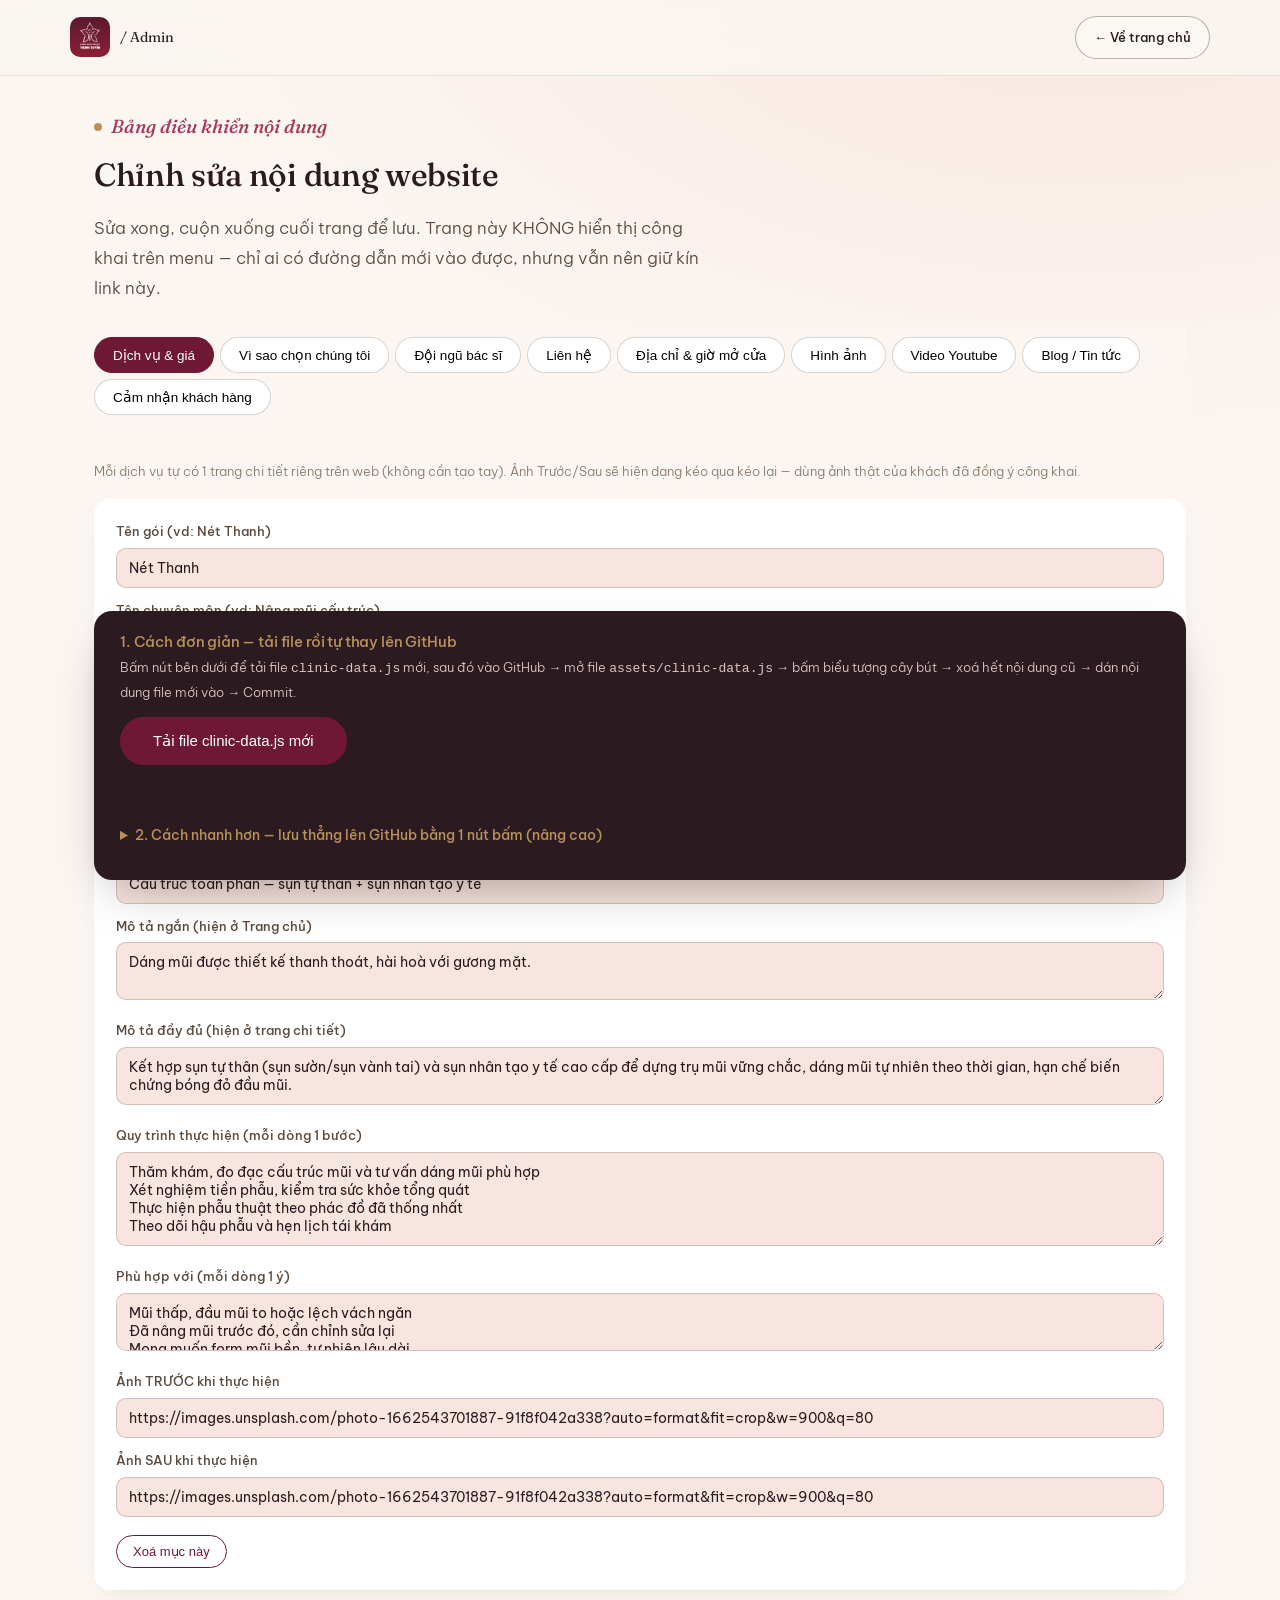
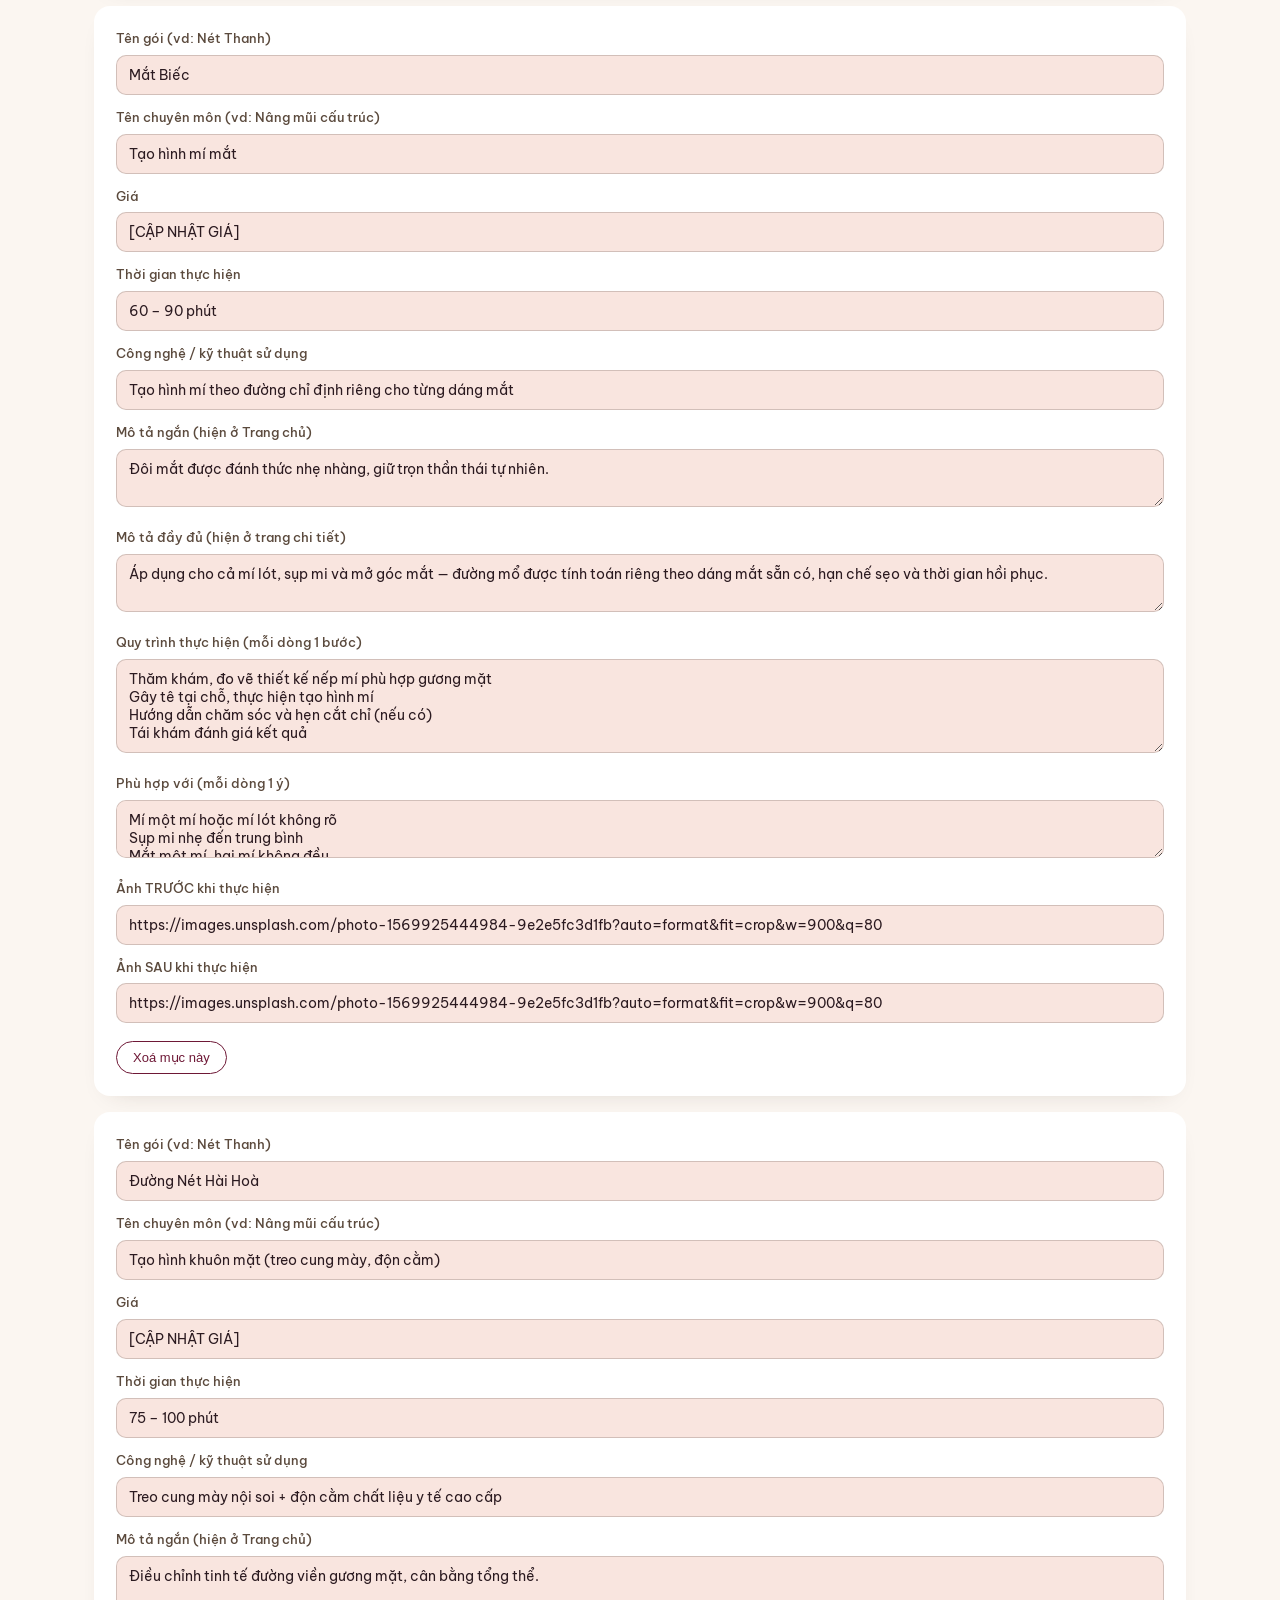
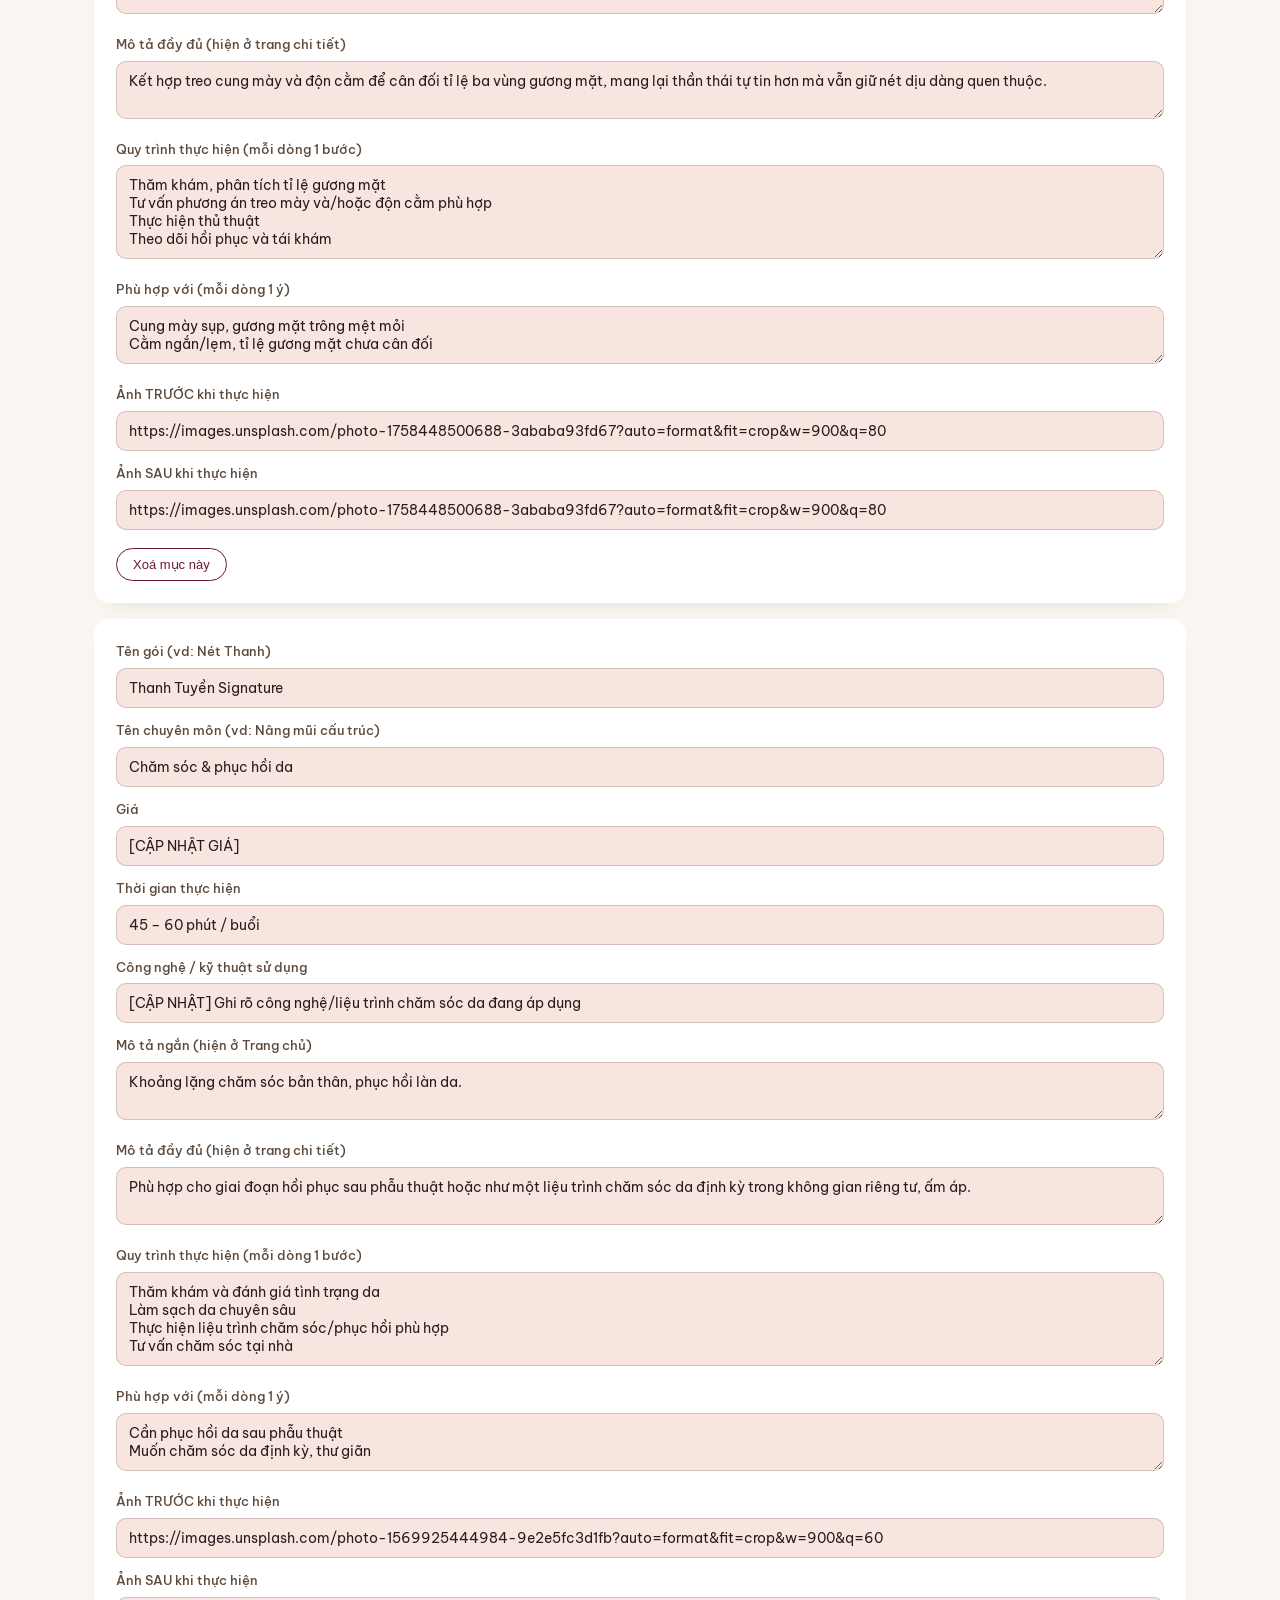
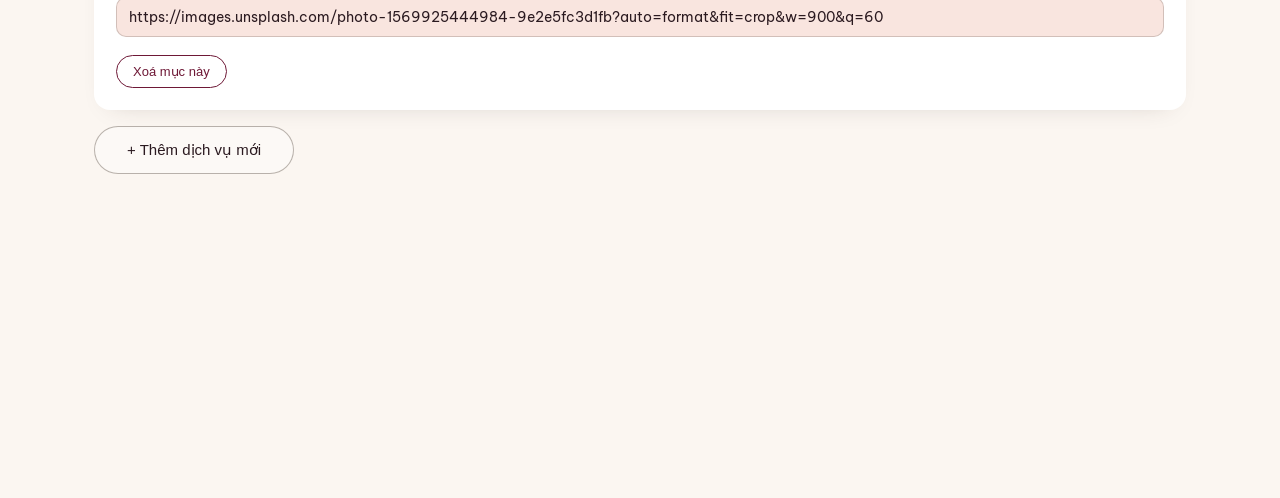
<file: admin/index.html>
<!DOCTYPE html>
<html lang="vi">
<head>
<meta charset="UTF-8">
<meta name="viewport" content="width=device-width, initial-scale=1.0">
<title>Admin — Thẩm Mỹ Thanh Tuyền</title>
<link rel="icon" type="image/png" href="../assets/images/favicon.png">
<meta name="robots" content="noindex, nofollow">
<link rel="preconnect" href="https://fonts.googleapis.com">
<link rel="preconnect" href="https://fonts.gstatic.com" crossorigin>
<link href="https://fonts.googleapis.com/css2?family=Fraunces:ital,opsz,wght@0,9..144,300;0,9..144,400;0,9..144,500;0,9..144,600;0,9..144,700;1,9..144,400;1,9..144,500&family=Be+Vietnam+Pro:wght@300;400;500;600&display=swap" rel="stylesheet">
<link rel="stylesheet" href="../assets/style.css?v=6">
<style>
  body{padding-top:90px;}
  .admin-header{position:fixed; top:0; left:0; right:0; z-index:100; background:rgba(250,246,240,.9); backdrop-filter:blur(14px); border-bottom:1px solid rgba(58,44,34,.1); padding:16px 24px;}
  .admin-header .row{max-width:1140px; margin:0 auto; display:flex; align-items:center; justify-content:space-between;}
  .admin-tabs{display:flex; gap:6px; flex-wrap:wrap; margin-bottom:36px; position:sticky; top:82px; background:var(--bg-sand); z-index:10; padding:10px 0;}
  .admin-tab{padding:9px 18px; border-radius:999px; border:1px solid rgba(58,44,34,.2); font-size:13.5px; cursor:pointer; background:#fff;}
  .admin-tab.active{background:var(--accent-wine); color:#fff; border-color:var(--accent-wine);}
  .admin-panel{display:none;}
  .admin-panel.active{display:block;}
  .admin-card{background:#fff; border-radius:16px; padding:22px; margin-bottom:16px; box-shadow:0 10px 24px -18px rgba(58,44,34,.25); position:relative;}
  .admin-field{margin-bottom:12px;}
  .admin-field label{font-size:12.5px; font-weight:500; margin-bottom:5px; display:block; color:#5b4a3d;}
  .admin-field input, .admin-field textarea{width:100%; padding:10px 12px; border-radius:10px; border:1px solid rgba(58,44,34,.2); font-family:var(--font-body); font-size:14px; background:var(--bg-ivory);}
  .admin-grid2{display:grid; grid-template-columns:1fr 1fr; gap:14px;}
  @media(max-width:600px){ .admin-grid2{grid-template-columns:1fr;} }
  .admin-remove{margin-top:6px; font-size:13px; padding:8px 16px; border-color:var(--accent-wine); color:var(--accent-wine);}
  .admin-add{margin-bottom:36px;}
  .admin-save-bar{position:sticky; bottom:20px; background:var(--text-main); color:var(--bg-ivory); border-radius:18px; padding:22px 26px; margin-top:20px; box-shadow:0 20px 50px -20px rgba(0,0,0,.4);}
  .admin-save-bar h4{color:var(--accent-brass); font-family:var(--font-body); font-size:15px; margin-bottom:6px; font-weight:500;}
  .admin-save-bar p{font-size:13px; opacity:.85; margin-bottom:14px;}
  .admin-warn{background:rgba(122,46,42,.08); border:1px solid rgba(122,46,42,.25); border-radius:12px; padding:14px 16px; font-size:13px; color:var(--accent-wine); margin-bottom:16px;}
  .admin-hint{font-size:12.5px; color:#8a7a6c; margin-bottom:16px;}
  details summary{cursor:pointer; font-size:14px; font-weight:500; padding:10px 0;}
  #ghStatus, #exportStatus{font-size:13px; margin-top:10px; min-height:16px;}
</style>
</head>
<body>

<div class="admin-header">
  <div class="row">
    <div class="logo" style="display:flex; align-items:center; gap:10px;">
      <img src="../assets/images/logo.png" alt="Thẩm Mỹ Thanh Tuyền" style="height:40px; width:auto; border-radius:10px;">
      <span style="color:var(--text-main); font-weight:400; font-size:14px;">/ Admin</span>
    </div>
    <a href="../index.html" class="btn btn-outline" style="padding:9px 18px; font-size:13px;">← Về trang chủ</a>
  </div>
</div>

<div class="container" style="padding-top:20px;">
  <span class="section-label">Bảng điều khiển nội dung</span>
  <h1 class="section-title" style="font-size:32px;">Chỉnh sửa nội dung website</h1>
  <p class="section-sub" style="margin-bottom:24px;">Sửa xong, cuộn xuống cuối trang để lưu. Trang này KHÔNG hiển thị công khai trên menu — chỉ ai có đường dẫn mới vào được, nhưng vẫn nên giữ kín link này.</p>

  <div class="admin-tabs" id="tabBar"></div>

  <!-- ===== TAB: DỊCH VỤ & GIÁ ===== -->
  <div class="admin-panel" data-panel="treatments">
    <p class="admin-hint">Mỗi dịch vụ tự có 1 trang chi tiết riêng trên web (không cần tạo tay). Ảnh Trước/Sau sẽ hiện dạng kéo qua kéo lại — dùng ảnh thật của khách đã đồng ý công khai.</p>
    <div id="treatmentsList"></div>
    <button type="button" class="btn btn-outline admin-add" id="addTreatment">+ Thêm dịch vụ mới</button>
  </div>

  <!-- ===== TAB: VÌ SAO CHỌN CHÚNG TÔI ===== -->
  <div class="admin-panel" data-panel="whyus">
    <span class="section-label" style="margin-bottom:14px;">Dải số liệu tin cậy (hiện ngay dưới Hero ở Trang chủ)</span>
    <div id="statsList"></div>
    <button type="button" class="btn btn-outline admin-add" id="addStat">+ Thêm số liệu</button>
    <span class="section-label" style="margin-bottom:14px;">Vì sao chọn chúng tôi (hiện ở Trang chủ & trang Giới thiệu)</span>
    <div id="whyList"></div>
    <button type="button" class="btn btn-outline admin-add" id="addWhy">+ Thêm lý do</button>
  </div>

  <!-- ===== TAB: ĐỘI NGŨ BÁC SĨ ===== -->
  <div class="admin-panel" data-panel="doctors">
    <p class="admin-hint">Thêm bao nhiêu bác sĩ tuỳ ý — mỗi người hiện thành 1 thẻ riêng ở trang Giới thiệu.</p>
    <div id="doctorsList"></div>
    <button type="button" class="btn btn-outline admin-add" id="addDoctor">+ Thêm bác sĩ</button>
  </div>

  <!-- ===== TAB: LIÊN HỆ ===== -->
  <div class="admin-panel" data-panel="contact">
    <div class="admin-card">
      <div class="admin-grid2">
        <div class="admin-field"><label>Hotline (hiển thị)</label><input id="c_hotline"></div>
        <div class="admin-field"><label>Hotline (số gọi, không dấu cách — vd 19000306)</label><input id="c_hotlineHref"></div>
        <div class="admin-field"><label>Số điện thoại / Zalo (hiển thị)</label><input id="c_phone"></div>
        <div class="admin-field"><label>Link gọi điện (vd tel:0909415066)</label><input id="c_phoneHref"></div>
        <div class="admin-field"><label>Email</label><input id="c_email"></div>
        <div class="admin-field"><label>Link Facebook</label><input id="c_facebookUrl"></div>
        <div class="admin-field"><label>Link Zalo (vd https://zalo.me/0909415066)</label><input id="c_zaloUrl"></div>
      </div>
      <div class="admin-field"><label>Link nhúng Google Maps (mục "Chia sẻ" → "Nhúng bản đồ" trên Google Maps, lấy phần URL trong src="...")</label><input id="c_mapEmbedUrl"></div>
    </div>
    <div class="admin-card">
      <label style="font-size:12.5px; font-weight:500; color:#5b4a3d; display:block; margin-bottom:5px;">Link Google Apps Script (Web App URL) cho tính năng đặt lịch</label>
      <input id="b_apiUrl" placeholder="https://script.google.com/macros/s/xxxxx/exec">
    </div>
  </div>

  <!-- ===== TAB: ĐỊA CHỈ & GIỜ MỞ CỬA ===== -->
  <div class="admin-panel" data-panel="addresses">
    <p class="admin-hint">Danh sách chi nhánh ở đây cũng chính là danh sách để khách chọn khi đặt lịch ở trang Liên hệ.</p>
    <div id="addressesList"></div>
    <button type="button" class="btn btn-outline admin-add" id="addAddress">+ Thêm chi nhánh</button>

    <div class="admin-card">
      <span class="section-label" style="margin-bottom:14px;">Giờ mở cửa</span>
      <div class="admin-grid2">
        <div class="admin-field"><label>Giờ mở cửa — Thứ 2 đến Thứ 7</label><input id="wh_weekdayOpen" placeholder="08:00"></div>
        <div class="admin-field"><label>Giờ đóng cửa — Thứ 2 đến Thứ 7</label><input id="wh_weekdayClose" placeholder="19:30"></div>
        <div class="admin-field"><label>Giờ mở cửa — Chủ nhật (ghi "Nghỉ" nếu đóng cửa)</label><input id="wh_sundayOpen" placeholder="08:00"></div>
        <div class="admin-field"><label>Giờ đóng cửa — Chủ nhật (ghi "Nghỉ" nếu đóng cửa)</label><input id="wh_sundayClose" placeholder="17:00"></div>
      </div>
      <div class="admin-field" style="margin-top:8px;">
        <label>Khoảng cách giữa các khung giờ đặt lịch (phút — vd 90 = 1 tiếng 30)</label>
        <input id="b_slotStep" style="max-width:160px;">
      </div>
    </div>
  </div>

  <!-- ===== TAB: HÌNH ẢNH ===== -->
  <div class="admin-panel" data-panel="images">
    <div class="admin-card">
      <p style="font-size:13px; color:#5b4a3d; margin-bottom:14px;">Dán link ảnh (Unsplash, ảnh tự upload, kể cả link xem file GitHub) vào từng ô bên dưới để thay ảnh tương ứng trên web.</p>
      <div class="admin-field"><label>Ảnh trang Giới thiệu (banner đầu trang)</label><input id="img_aboutHero"></div>
      <div class="admin-field"><label>Ảnh trang Liệu trình (banner đầu trang)</label><input id="img_treatmentsHero"></div>
      <div class="admin-field"><label>Ảnh trang Liên hệ (banner đầu trang)</label><input id="img_contactHero"></div>
      <div class="admin-field"><label>Ảnh trang Blog (banner đầu trang)</label><input id="img_blogHero"></div>
      <div class="admin-field"><label>Ảnh không gian phòng khám (dùng ở Trang chủ)</label><input id="img_clinicSpace"></div>
    </div>
    <div class="admin-card">
      <span class="section-label" style="margin-bottom:14px;">Ảnh slideshow Trang chủ</span>
      <div id="heroSlidesList"></div>
    </div>
  </div>

  <!-- ===== TAB: VIDEO YOUTUBE ===== -->
  <div class="admin-panel" data-panel="youtube">
    <div class="admin-card">
      <div class="admin-field"><label>Link kênh Youtube</label><input id="yt_channelUrl"></div>
    </div>
    <div id="videosList"></div>
    <button type="button" class="btn btn-outline admin-add" id="addVideo">+ Thêm video</button>
  </div>

  <!-- ===== TAB: BLOG / TIN TỨC ===== -->
  <div class="admin-panel" data-panel="blog">
    <p class="admin-hint">Mỗi bài viết tự có trang riêng. Ô "Nội dung": để 1 dòng trống giữa các đoạn văn để web tự tách đoạn.</p>
    <div id="blogList"></div>
    <button type="button" class="btn btn-outline admin-add" id="addBlog">+ Thêm bài viết</button>
  </div>

  <!-- ===== TAB: CẢM NHẬN KHÁCH HÀNG ===== -->
  <div class="admin-panel" data-panel="testimonials">
    <div id="testimonialsList"></div>
    <button type="button" class="btn btn-outline admin-add" id="addTestimonial">+ Thêm cảm nhận</button>
  </div>

  <!-- ===== LƯU THAY ĐỔI ===== -->
  <div class="admin-save-bar">
    <h4>1. Cách đơn giản — tải file rồi tự thay lên GitHub</h4>
    <p>Bấm nút bên dưới để tải file <code>clinic-data.js</code> mới, sau đó vào GitHub → mở file <code>assets/clinic-data.js</code> → bấm biểu tượng cây bút → xoá hết nội dung cũ → dán nội dung file mới vào → Commit.</p>
    <button type="button" class="btn btn-primary" id="exportBtn">Tải file clinic-data.js mới</button>
    <div id="exportStatus"></div>

    <details style="margin-top:22px;">
      <summary style="color:var(--accent-brass);">2. Cách nhanh hơn — lưu thẳng lên GitHub bằng 1 nút bấm (nâng cao)</summary>
      <div class="admin-warn" style="margin-top:12px;">
        Cần tạo "Personal Access Token" trên GitHub 1 lần. Token giống như mật khẩu — không chia sẻ, không dùng máy công cộng. Token chỉ dùng cho trình duyệt này, không được lưu lại.
      </div>
      <div class="admin-grid2">
        <div class="admin-field"><label>Tên chủ tài khoản GitHub (owner)</label><input id="ghOwner" placeholder="vd: thanhtuyen-clinic"></div>
        <div class="admin-field"><label>Tên repository</label><input id="ghRepo" placeholder="vd: thanh-tuyen-website"></div>
        <div class="admin-field"><label>Branch</label><input id="ghBranch" value="main"></div>
        <div class="admin-field"><label>Personal Access Token</label><input id="ghToken" type="password" placeholder="ghp_..."></div>
      </div>
      <button type="button" class="btn btn-primary" id="ghSaveBtn">Lưu thẳng lên GitHub</button>
      <div id="ghStatus"></div>
    </details>
  </div>
</div>

<script src="../assets/clinic-data.js?v=6"></script>
<script>
/* Bản sao dữ liệu để chỉnh sửa trong trang Admin — không đụng vào file gốc cho đến khi bấm Lưu/Tải */
let data = JSON.parse(JSON.stringify(CLINIC_DATA));

/* ===== TAB SWITCHING ===== */
const tabs = [
  {id:'treatments', label:'Dịch vụ & giá'},
  {id:'whyus', label:'Vì sao chọn chúng tôi'},
  {id:'doctors', label:'Đội ngũ bác sĩ'},
  {id:'contact', label:'Liên hệ'},
  {id:'addresses', label:'Địa chỉ & giờ mở cửa'},
  {id:'images', label:'Hình ảnh'},
  {id:'youtube', label:'Video Youtube'},
  {id:'blog', label:'Blog / Tin tức'},
  {id:'testimonials', label:'Cảm nhận khách hàng'}
];
const tabBar = document.getElementById('tabBar');
tabs.forEach((t,i)=>{
  const btn = document.createElement('button');
  btn.type='button'; btn.className='admin-tab' + (i===0?' active':'');
  btn.textContent = t.label;
  btn.onclick = ()=>{
    document.querySelectorAll('.admin-tab').forEach(b=>b.classList.remove('active'));
    document.querySelectorAll('.admin-panel').forEach(p=>p.classList.remove('active'));
    btn.classList.add('active');
    document.querySelector(`.admin-panel[data-panel="${t.id}"]`).classList.add('active');
  };
  tabBar.appendChild(btn);
});
document.querySelector('.admin-panel[data-panel="treatments"]').classList.add('active');

/* ===== HELPER: form đơn giản 1-1 (không lặp) ===== */
function bind(id, getter, setter){
  const el = document.getElementById(id);
  if(!el) return;
  el.value = getter() || '';
  el.addEventListener('input', ()=> setter(el.value));
}

/* ===== TỰ ĐỘNG SỬA LINK ẢNH SAI CÚ PHÁP =====
   Nhận diện link "xem file" trên GitHub (dạng .../blob/...) và các kiểu link
   hay dán nhầm khác, tự chuyển về đúng link ảnh thật để trình duyệt hiển thị được. */
function normalizeImageUrl(url){
  if(!url) return url;
  url = url.trim();

  let m = url.match(/^https?:\/\/github\.com\/([^\/]+)\/([^\/]+)\/(?:blob|raw)\/[^\/]+\/(.+?)(\?.*)?$/i);
  if(m) return `https://${m[1]}.github.io/${m[2]}/${m[3]}`;

  if(/^https?:\/\/raw\.githubusercontent\.com\//i.test(url)) return url;

  m = url.match(/^https?:\/\/drive\.google\.com\/file\/d\/([^\/]+)\//i);
  if(m) return `https://drive.google.com/uc?export=view&id=${m[1]}`;

  return url;
}

/* Ô ảnh đơn lẻ (không nằm trong danh sách lặp lại): tự sửa link khi rời khỏi ô nhập (blur) */
function bindImage(id, getter, setter){
  const el = document.getElementById(id);
  if(!el) return;
  el.value = getter() || '';
  el.placeholder = 'Dán link ảnh vào đây — kể cả link xem file trên GitHub cũng được, hệ thống tự sửa';
  el.addEventListener('blur', ()=>{
    const fixed = normalizeImageUrl(el.value);
    el.value = fixed;
    setter(fixed);
  });
}

/* ===== HELPER: danh sách lặp lại (thêm/xoá được) ===== */
function renderRepeatable(containerId, arr, fields, blankItemFn){
  const container = document.getElementById(containerId);
  function draw(){
    container.innerHTML = '';
    arr.forEach((item, idx)=>{
      const card = document.createElement('div');
      card.className = 'admin-card';
      fields.forEach(f=>{
        const wrap = document.createElement('div');
        wrap.className = 'admin-field';
        const label = document.createElement('label');
        label.textContent = f.label;
        const input = document.createElement(f.type==='textarea' ? 'textarea' : 'input');
        if(f.type==='textarea') input.rows = f.rows || 2;
        input.value = f.isList ? (item[f.key]||[]).join('\n') : (item[f.key]||'');
        if(f.isImage){
          input.placeholder = 'Dán link ảnh — kể cả link xem file trên GitHub cũng được, hệ thống tự sửa';
          input.addEventListener('input', ()=>{ item[f.key] = input.value; });
          input.addEventListener('blur', ()=>{
            const fixed = normalizeImageUrl(input.value);
            input.value = fixed;
            item[f.key] = fixed;
          });
        } else {
          input.addEventListener('input', ()=>{
            item[f.key] = f.isList ? input.value.split('\n').map(s=>s.trim()).filter(Boolean) : input.value;
          });
        }
        wrap.appendChild(label); wrap.appendChild(input);
        card.appendChild(wrap);
      });
      const rm = document.createElement('button');
      rm.type='button'; rm.className='btn btn-outline admin-remove';
      rm.textContent = 'Xoá mục này';
      rm.onclick = ()=>{ arr.splice(idx,1); draw(); };
      card.appendChild(rm);
      container.appendChild(card);
    });
  }
  draw();
  return { addNew: ()=>{ arr.push(blankItemFn()); draw(); } };
}

/* ===== DỊCH VỤ & GIÁ ===== */
const treatmentsCtrl = renderRepeatable('treatmentsList', data.treatments, [
  {key:'name', label:'Tên gói (vd: Nét Thanh)'},
  {key:'subtitle', label:'Tên chuyên môn (vd: Nâng mũi cấu trúc)'},
  {key:'price', label:'Giá'},
  {key:'duration', label:'Thời gian thực hiện'},
  {key:'technology', label:'Công nghệ / kỹ thuật sử dụng'},
  {key:'description', label:'Mô tả ngắn (hiện ở Trang chủ)', type:'textarea'},
  {key:'longDescription', label:'Mô tả đầy đủ (hiện ở trang chi tiết)', type:'textarea'},
  {key:'process', label:'Quy trình thực hiện (mỗi dòng 1 bước)', type:'textarea', rows:4, isList:true},
  {key:'idealFor', label:'Phù hợp với (mỗi dòng 1 ý)', type:'textarea', isList:true},
  {key:'beforeImage', label:'Ảnh TRƯỚC khi thực hiện', isImage:true},
  {key:'afterImage', label:'Ảnh SAU khi thực hiện', isImage:true}
], ()=>({slug:'dich-vu-'+Date.now(), name:'Dịch vụ mới', subtitle:'', description:'', longDescription:'', technology:'', duration:'', price:'', process:[], idealFor:[], beforeImage:'', afterImage:''}));
document.getElementById('addTreatment').onclick = treatmentsCtrl.addNew;

/* ===== DẢI SỐ LIỆU TIN CẬY ===== */
const statsCtrl = renderRepeatable('statsList', data.stats, [
  {key:'value', label:'Số liệu (vd: 2013, 5.000+, 3)'},
  {key:'label', label:'Mô tả ngắn (vd: Năm được cấp phép)'}
], ()=>({value:'', label:'Số liệu mới'}));
document.getElementById('addStat').onclick = statsCtrl.addNew;

/* ===== VÌ SAO CHỌN CHÚNG TÔI ===== */
const whyCtrl = renderRepeatable('whyList', data.whyChooseUs, [
  {key:'title', label:'Tiêu đề'},
  {key:'desc', label:'Mô tả', type:'textarea'}
], ()=>({title:'Lý do mới', desc:''}));
document.getElementById('addWhy').onclick = whyCtrl.addNew;

/* ===== ĐỘI NGŨ BÁC SĨ ===== */
const doctorsCtrl = renderRepeatable('doctorsList', data.doctors, [
  {key:'name', label:'Tên bác sĩ'},
  {key:'title', label:'Chức danh / chuyên môn'},
  {key:'image', label:'Ảnh bác sĩ', isImage:true},
  {key:'bio', label:'Giới thiệu ngắn', type:'textarea'},
  {key:'highlights', label:'Điểm nổi bật (mỗi dòng 1 ý — bằng cấp, kinh nghiệm...)', type:'textarea', isList:true}
], ()=>({name:'Bác sĩ mới', title:'', image:'', bio:'', highlights:[]}));
document.getElementById('addDoctor').onclick = doctorsCtrl.addNew;

/* ===== LIÊN HỆ ===== */
bind('c_hotline', ()=>data.contact.hotline, v=>data.contact.hotline=v);
bind('c_hotlineHref', ()=>data.contact.hotlineHref, v=>data.contact.hotlineHref=v);
bind('c_phone', ()=>data.contact.phone, v=>data.contact.phone=v);
bind('c_phoneHref', ()=>data.contact.phoneHref, v=>data.contact.phoneHref=v);
bind('c_email', ()=>data.contact.email, v=>data.contact.email=v);
bind('c_facebookUrl', ()=>data.contact.facebookUrl, v=>data.contact.facebookUrl=v);
bind('c_zaloUrl', ()=>data.contact.zaloUrl, v=>data.contact.zaloUrl=v);
bind('c_mapEmbedUrl', ()=>data.contact.mapEmbedUrl, v=>data.contact.mapEmbedUrl=v);
bind('b_apiUrl', ()=>data.booking.apiUrl, v=>data.booking.apiUrl=v);

/* ===== ĐỊA CHỈ & GIỜ MỞ CỬA ===== */
const addressesCtrl = renderRepeatable('addressesList', data.addresses, [
  {key:'branch', label:'Tên chi nhánh'},
  {key:'address', label:'Địa chỉ đầy đủ'}
], ()=>({branch:'Chi nhánh mới', address:''}));
document.getElementById('addAddress').onclick = addressesCtrl.addNew;

bind('wh_weekdayOpen', ()=>data.workingHours.weekdayOpen, v=>data.workingHours.weekdayOpen=v);
bind('wh_weekdayClose', ()=>data.workingHours.weekdayClose, v=>data.workingHours.weekdayClose=v);
bind('wh_sundayOpen', ()=>data.workingHours.sundayOpen, v=>data.workingHours.sundayOpen=v);
bind('wh_sundayClose', ()=>data.workingHours.sundayClose, v=>data.workingHours.sundayClose=v);
bind('b_slotStep', ()=>data.booking.slotStepMinutes, v=>data.booking.slotStepMinutes = parseInt(v,10) || 90);

/* ===== HÌNH ẢNH ===== */
bindImage('img_aboutHero', ()=>data.images.aboutHero, v=>data.images.aboutHero=v);
bindImage('img_treatmentsHero', ()=>data.images.treatmentsHero, v=>data.images.treatmentsHero=v);
bindImage('img_contactHero', ()=>data.images.contactHero, v=>data.images.contactHero=v);
bindImage('img_blogHero', ()=>data.images.blogHero, v=>data.images.blogHero=v);
bindImage('img_clinicSpace', ()=>data.images.clinicSpace, v=>data.images.clinicSpace=v);

const heroSlidesContainer = document.getElementById('heroSlidesList');
function drawHeroSlides(){
  heroSlidesContainer.innerHTML = '';
  data.images.heroSlides.forEach((src, idx)=>{
    const wrap = document.createElement('div');
    wrap.className = 'admin-field';
    wrap.innerHTML = `<label>Ảnh slideshow #${idx+1}</label>`;
    const input = document.createElement('input');
    input.value = src;
    input.placeholder = 'Dán link ảnh — kể cả link xem file trên GitHub cũng được, hệ thống tự sửa';
    input.addEventListener('input', ()=> data.images.heroSlides[idx] = input.value);
    input.addEventListener('blur', ()=>{
      const fixed = normalizeImageUrl(input.value);
      input.value = fixed;
      data.images.heroSlides[idx] = fixed;
    });
    wrap.appendChild(input);
    if(data.images.heroSlides.length > 1){
      const rm = document.createElement('button');
      rm.type='button'; rm.className='btn btn-outline admin-remove'; rm.style.marginLeft='0';
      rm.textContent = 'Xoá ảnh này';
      rm.onclick = ()=>{ data.images.heroSlides.splice(idx,1); drawHeroSlides(); };
      wrap.appendChild(rm);
    }
    heroSlidesContainer.appendChild(wrap);
  });
  const addBtn = document.createElement('button');
  addBtn.type='button'; addBtn.className='btn btn-outline';
  addBtn.textContent='+ Thêm ảnh slideshow';
  addBtn.onclick = ()=>{ data.images.heroSlides.push(''); drawHeroSlides(); };
  heroSlidesContainer.appendChild(addBtn);
}
drawHeroSlides();

/* ===== VIDEO YOUTUBE ===== */
bind('yt_channelUrl', ()=>data.youtube.channelUrl, v=>data.youtube.channelUrl=v);
const videosCtrl = renderRepeatable('videosList', data.youtube.videos, [
  {key:'title', label:'Tiêu đề video'},
  {key:'videoId', label:'Youtube Video ID (phần sau watch?v= trong link video)'}
], ()=>({title:'Video mới', videoId:''}));
document.getElementById('addVideo').onclick = videosCtrl.addNew;

/* ===== BLOG / TIN TỨC ===== */
const blogCtrl = renderRepeatable('blogList', data.blogPosts, [
  {key:'title', label:'Tiêu đề bài viết'},
  {key:'slug', label:'Đường dẫn (chỉ chữ thường, số, dấu gạch ngang — không dấu, không khoảng trắng)'},
  {key:'date', label:'Ngày đăng (dạng 2026-09-05)'},
  {key:'coverImage', label:'Ảnh bìa', isImage:true},
  {key:'excerpt', label:'Mô tả ngắn (hiện ở trang danh sách Blog)', type:'textarea'},
  {key:'content', label:'Nội dung đầy đủ (để 1 dòng trống giữa các đoạn văn)', type:'textarea', rows:8}
], ()=>({slug:'bai-viet-'+Date.now(), title:'Bài viết mới', excerpt:'', coverImage:'', date:new Date().toISOString().split('T')[0], content:''}));
document.getElementById('addBlog').onclick = blogCtrl.addNew;

/* ===== CẢM NHẬN KHÁCH HÀNG ===== */
const testiCtrl = renderRepeatable('testimonialsList', data.testimonials, [
  {key:'name', label:'Tên khách hàng (nên viết tắt để bảo mật)'},
  {key:'result', label:'Dịch vụ đã dùng'},
  {key:'quote', label:'Nội dung cảm nhận', type:'textarea'},
  {key:'avatar', label:'Link ảnh đại diện', isImage:true}
], ()=>({name:'', result:'', quote:'', avatar:''}));
document.getElementById('addTestimonial').onclick = testiCtrl.addNew;

/* ===== XUẤT FILE clinic-data.js ===== */
function buildFileContent(){
  return "/* File này được xuất từ trang Admin — thay thế toàn bộ nội dung file assets/clinic-data.js hiện tại bằng nội dung này. */\nconst CLINIC_DATA = " + JSON.stringify(data, null, 2) + ";\n";
}
document.getElementById('exportBtn').onclick = ()=>{
  const blob = new Blob([buildFileContent()], {type:'text/javascript'});
  const url = URL.createObjectURL(blob);
  const a = document.createElement('a');
  a.href = url; a.download = 'clinic-data.js'; a.click();
  URL.revokeObjectURL(url);
  const st = document.getElementById('exportStatus');
  st.textContent = 'Đã tải xong — giờ vào GitHub để thay file cũ bằng file này.';
  st.style.color = 'green';
};

/* ===== LƯU THẲNG LÊN GITHUB (nâng cao) ===== */
document.getElementById('ghSaveBtn').onclick = async ()=>{
  const owner = document.getElementById('ghOwner').value.trim();
  const repo = document.getElementById('ghRepo').value.trim();
  const branch = document.getElementById('ghBranch').value.trim() || 'main';
  const token = document.getElementById('ghToken').value.trim();
  const st = document.getElementById('ghStatus');
  if(!owner || !repo || !token){
    st.textContent = 'Vui lòng điền đủ Owner, Repo và Token.'; st.style.color = 'var(--accent-wine)'; return;
  }
  st.textContent = 'Đang lưu...'; st.style.color = '#5b4a3d';
  const path = 'assets/clinic-data.js';
  const apiUrl = `https://api.github.com/repos/${owner}/${repo}/contents/${path}`;
  try{
    const getRes = await fetch(`${apiUrl}?ref=${branch}`, { headers:{ Authorization:'token '+token, Accept:'application/vnd.github+json' }});
    if(!getRes.ok) throw new Error('Không tìm thấy file — kiểm tra lại Owner/Repo/Branch/Token.');
    const fileInfo = await getRes.json();
    const content = buildFileContent();
    const encoded = btoa(unescape(encodeURIComponent(content)));
    const putRes = await fetch(apiUrl, {
      method: 'PUT',
      headers: { Authorization:'token '+token, Accept:'application/vnd.github+json' },
      body: JSON.stringify({ message:'Cập nhật nội dung từ trang Admin', content: encoded, sha: fileInfo.sha, branch })
    });
    if(!putRes.ok){ const err = await putRes.json(); throw new Error(err.message || 'Lưu thất bại'); }
    st.textContent = 'Đã lưu thành công! Website sẽ cập nhật sau khoảng 1 phút.';
    st.style.color = 'green';
  }catch(err){
    st.textContent = 'Lỗi: ' + err.message;
    st.style.color = 'var(--accent-wine)';
  }
};
</script>
</body>
</html>
</file>
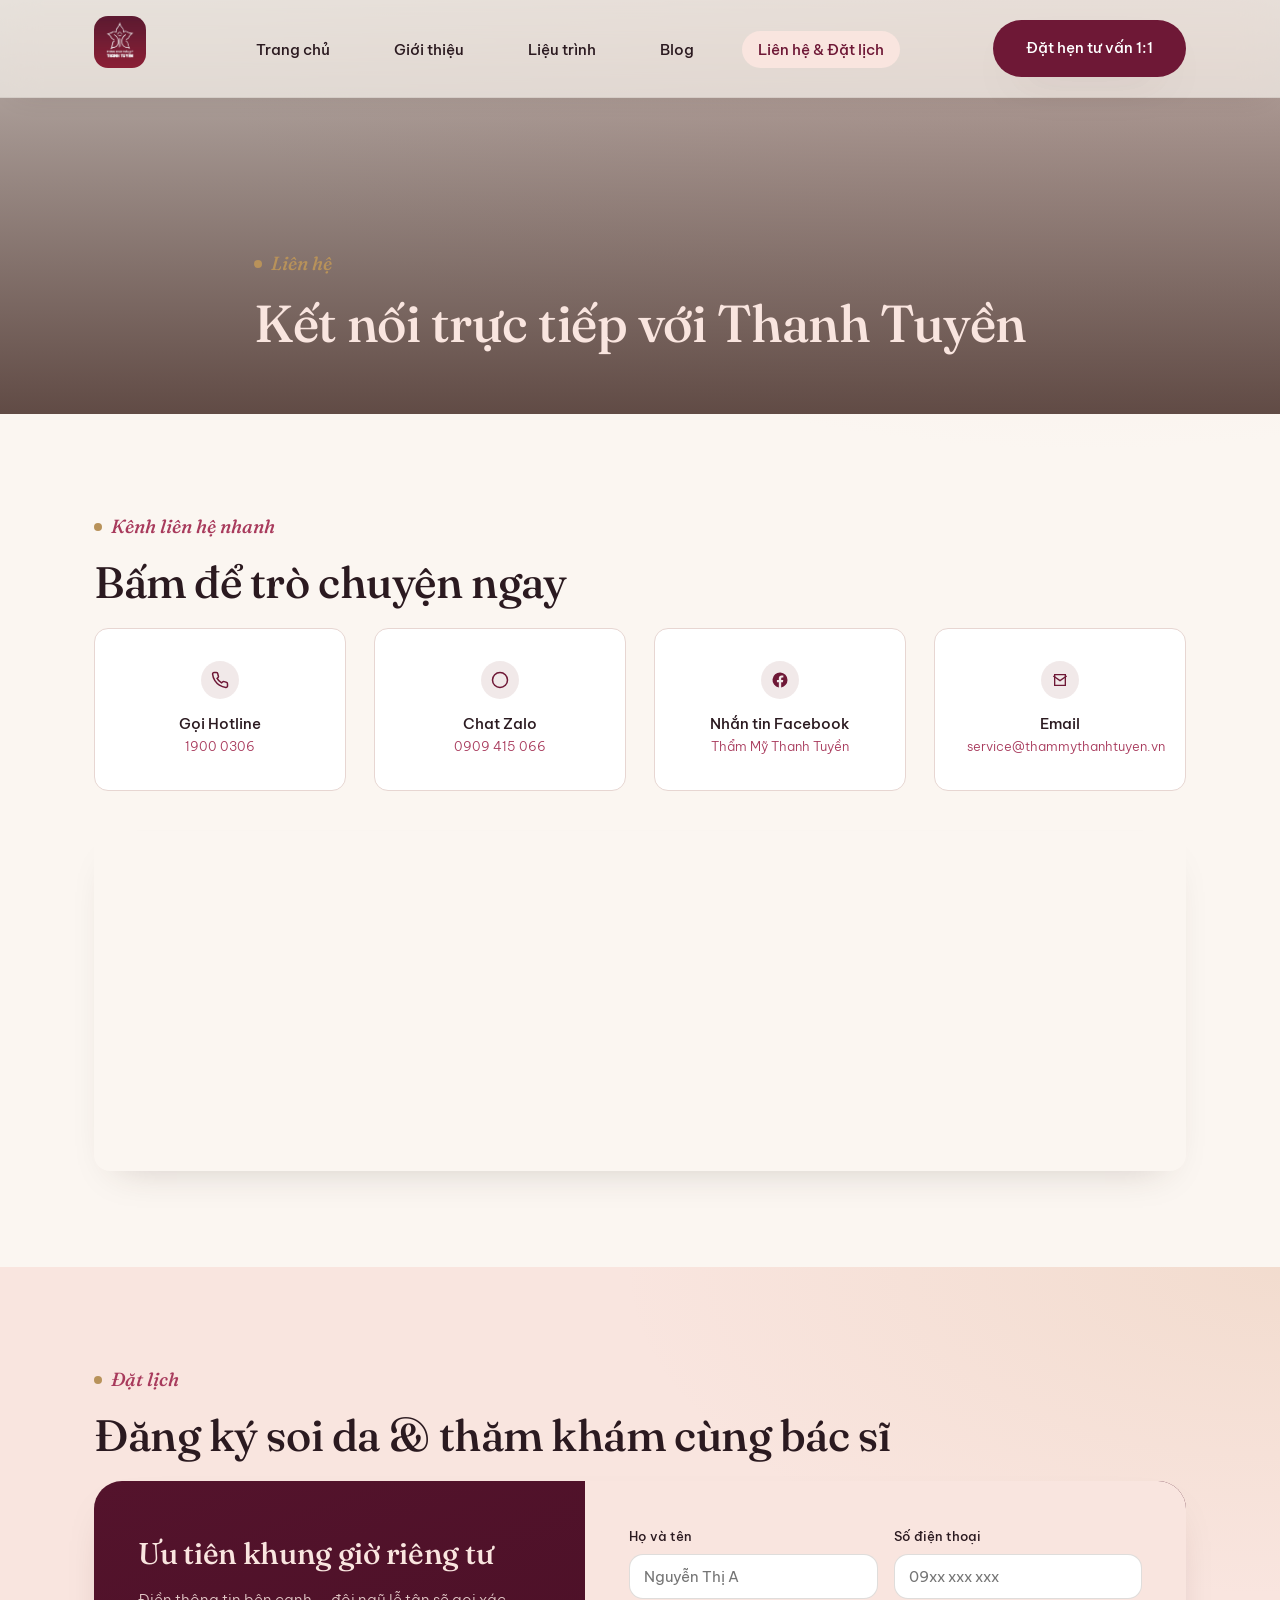
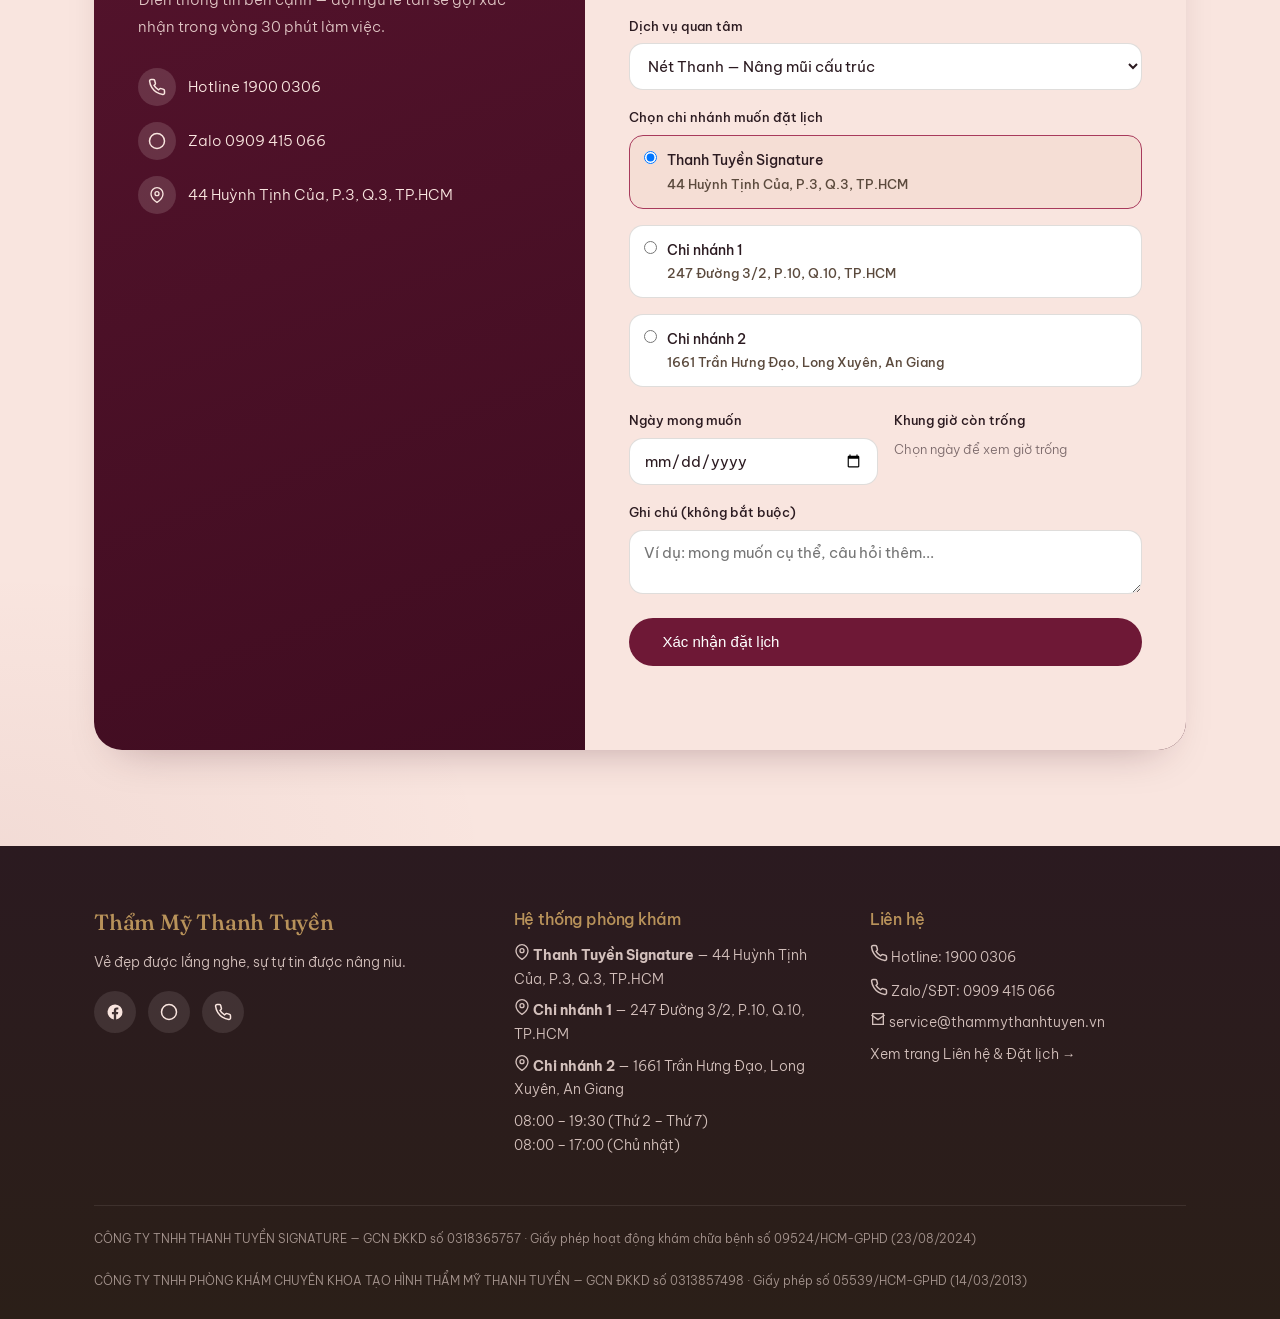
<file: contact/index.html>
<!DOCTYPE html>
<html lang="vi">
<head>
<meta charset="UTF-8">
<meta name="viewport" content="width=device-width, initial-scale=1.0">
<title>Liên hệ & Đặt lịch — Thẩm Mỹ Thanh Tuyền</title>
<link rel="icon" type="image/png" href="../assets/images/favicon.png">
<link rel="preconnect" href="https://fonts.googleapis.com">
<link rel="preconnect" href="https://fonts.gstatic.com" crossorigin>
<link href="https://fonts.googleapis.com/css2?family=Fraunces:ital,opsz,wght@0,9..144,300;0,9..144,400;0,9..144,500;0,9..144,600;0,9..144,700;1,9..144,400;1,9..144,500&family=Be+Vietnam+Pro:wght@300;400;500;600&display=swap" rel="stylesheet">
<link rel="stylesheet" href="../assets/style.css?v=6">
</head>
<body>

<header>
  <div class="nav-wrap">
    <div class="logo" id="logoText"></div>
    <nav><ul id="navLinks"></ul></nav>
    <a href="#" id="navCta" class="btn btn-primary nav-cta">Đặt hẹn tư vấn 1:1</a>
  </div>
</header>

<section class="page-hero" id="pageHero">
  <div class="container page-hero-content reveal">
    <span class="section-label" style="color:var(--accent-brass);">Liên hệ</span>
    <h1>Kết nối trực tiếp với Thanh Tuyền</h1>
  </div>
</section>

<!-- LIÊN HỆ NHANH — bấm icon nhảy thẳng đến kênh -->
<section class="section">
  <div class="container">
    <span class="section-label reveal">Kênh liên hệ nhanh</span>
    <h2 class="section-title reveal">Bấm để trò chuyện ngay</h2>
    <div class="testi-grid reveal" id="quickContactGrid" style="grid-template-columns:repeat(auto-fit,minmax(220px,1fr));"></div>
    <div class="map-embed reveal" id="mapWrap"></div>
  </div>
</section>

<!-- BOOKING -->
<section class="section alt" id="booking">
  <div class="container">
    <span class="section-label reveal">Đặt lịch</span>
    <h2 class="section-title reveal">Đăng ký soi da & thăm khám cùng bác sĩ</h2>
    <div class="booking-wrap reveal">
      <div class="booking-info">
        <h3>Ưu tiên khung giờ riêng tư</h3>
        <p>Điền thông tin bên cạnh — đội ngũ lễ tân sẽ gọi xác nhận trong vòng 30 phút làm việc.</p>
        <div id="bookingContactList"></div>
      </div>
      <form class="booking-form" id="bookingForm">
        <div class="form-row">
          <div><label>Họ và tên</label><input type="text" id="fName" required placeholder="Nguyễn Thị A"></div>
          <div><label>Số điện thoại</label><input type="tel" id="fPhone" required placeholder="09xx xxx xxx"></div>
        </div>
        <div><label>Dịch vụ quan tâm</label><select id="fService"></select></div>
        <div>
          <label>Chọn chi nhánh muốn đặt lịch</label>
          <div class="branch-radio-group" id="branchGroup"></div>
        </div>
        <div class="form-row">
          <div><label>Ngày mong muốn</label><input type="date" id="fDate" required></div>
          <div><label>Khung giờ còn trống</label>
            <div id="timeSlots"><span style="font-size:13px;opacity:.6;">Chọn ngày để xem giờ trống</span></div>
          </div>
        </div>
        <div><label>Ghi chú (không bắt buộc)</label><textarea id="fNote" rows="2" placeholder="Ví dụ: mong muốn cụ thể, câu hỏi thêm..."></textarea></div>
        <button type="submit" class="btn btn-primary" id="submitBtn">Xác nhận đặt lịch</button>
        <div id="bookingStatus"></div>
      </form>
    </div>
  </div>
</section>

<footer>
  <div class="container">
    <div class="footer-grid">
      <div>
        <h4 id="footerClinicName" style="font-family:var(--font-head); font-size:22px;"></h4>
        <p id="footerTagline"></p>
        <div class="social-row" id="socialRow"></div>
      </div>
      <div><h4>Hệ thống phòng khám</h4><ul id="footerAddresses"></ul></div>
      <div><h4>Liên hệ</h4><ul id="footerContact"></ul></div>
    </div>
    <div class="legal-line" id="legalLine"></div>
  </div>
</footer>

<script src="../assets/clinic-data.js?v=6"></script>
<script src="../assets/site.js?v=6"></script>
<script>
  renderHeader('contact', '../');
  document.getElementById('pageHero').style.backgroundImage = `url('${CLINIC_DATA.images.contactHero}')`;

  const c = CLINIC_DATA.contact;
  document.getElementById('quickContactGrid').innerHTML = `
    <a href="${c.hotlineHref}" class="testi-card" style="text-align:center; display:block;">
      <div class="icon-circle" style="background:rgba(122,46,42,.1); color:var(--accent-wine); margin:0 auto 12px;">${iconSvg('phone')}</div>
      <div class="testi-name">Gọi Hotline</div><div class="testi-result">${c.hotline}</div>
    </a>
    <a href="${c.zaloUrl}" target="_blank" rel="noopener" class="testi-card" style="text-align:center; display:block;">
      <div class="icon-circle" style="background:rgba(122,46,42,.1); color:var(--accent-wine); margin:0 auto 12px;">${iconSvg('zalo')}</div>
      <div class="testi-name">Chat Zalo</div><div class="testi-result">${c.phone}</div>
    </a>
    <a href="${c.facebookUrl}" target="_blank" rel="noopener" class="testi-card" style="text-align:center; display:block;">
      <div class="icon-circle" style="background:rgba(122,46,42,.1); color:var(--accent-wine); margin:0 auto 12px;">${iconSvg('fb')}</div>
      <div class="testi-name">Nhắn tin Facebook</div><div class="testi-result">Thẩm Mỹ Thanh Tuyền</div>
    </a>
    <a href="mailto:${c.email}" class="testi-card" style="text-align:center; display:block;">
      <div class="icon-circle" style="background:rgba(122,46,42,.1); color:var(--accent-wine); margin:0 auto 12px;">${iconSvg('mail')}</div>
      <div class="testi-name">Email</div><div class="testi-result">${c.email}</div>
    </a>`;

  renderMap('mapWrap');
  renderBookingSidebar('bookingContactList');
  initBookingForm();
  renderFooter('../');
  initReveal();
</script>
</body>
</html>
</file>
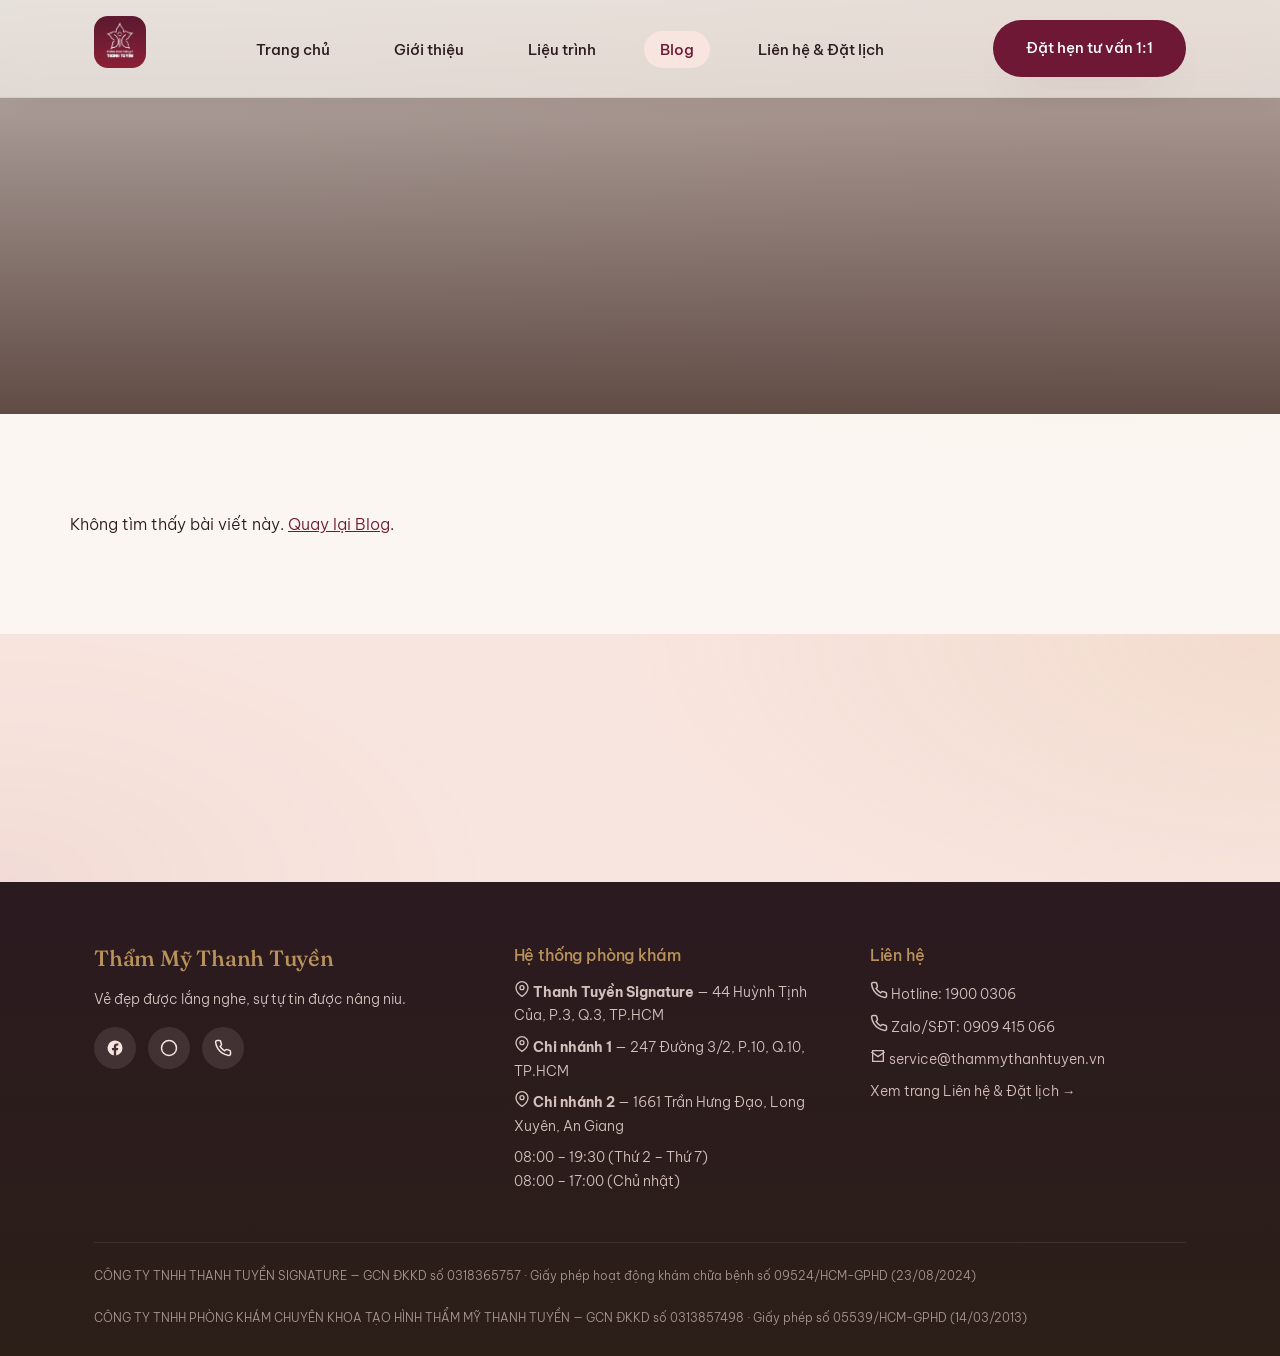
<file: blog/post.html>
<!DOCTYPE html>
<html lang="vi">
<head>
<meta charset="UTF-8">
<meta name="viewport" content="width=device-width, initial-scale=1.0">
<title>Bài viết — Thẩm Mỹ Thanh Tuyền</title>
<link rel="icon" type="image/png" href="../assets/images/favicon.png">
<link rel="preconnect" href="https://fonts.googleapis.com">
<link rel="preconnect" href="https://fonts.gstatic.com" crossorigin>
<link href="https://fonts.googleapis.com/css2?family=Fraunces:ital,opsz,wght@0,9..144,300;0,9..144,400;0,9..144,500;0,9..144,600;0,9..144,700;1,9..144,400;1,9..144,500&family=Be+Vietnam+Pro:wght@300;400;500;600&display=swap" rel="stylesheet">
<link rel="stylesheet" href="../assets/style.css?v=6">
</head>
<body>

<header>
  <div class="nav-wrap">
    <div class="logo" id="logoText"></div>
    <nav><ul id="navLinks"></ul></nav>
    <a href="#" id="navCta" class="btn btn-primary nav-cta">Đặt hẹn tư vấn 1:1</a>
  </div>
</header>

<section class="page-hero" id="pageHero">
  <div class="container page-hero-content reveal">
    <span class="section-label" id="pageHeroTag" style="color:var(--accent-brass);"></span>
    <h1 id="pageHeroTitle"></h1>
  </div>
</section>

<div id="postRoot"></div>

<section class="section alt">
  <div class="container reveal" style="text-align:center;">
    <a href="../blog/index.html" class="btn btn-outline">← Xem thêm bài viết khác</a>
  </div>
</section>

<footer>
  <div class="container">
    <div class="footer-grid">
      <div>
        <h4 id="footerClinicName" style="font-family:var(--font-head); font-size:22px;"></h4>
        <p id="footerTagline"></p>
        <div class="social-row" id="socialRow"></div>
      </div>
      <div><h4>Hệ thống phòng khám</h4><ul id="footerAddresses"></ul></div>
      <div><h4>Liên hệ</h4><ul id="footerContact"></ul></div>
    </div>
    <div class="legal-line" id="legalLine"></div>
  </div>
</footer>

<script src="../assets/clinic-data.js?v=6"></script>
<script src="../assets/site.js?v=6"></script>
<script>
  renderHeader('blog', '../');
  initBlogPostPage('../');
  renderFooter('../');
</script>
</body>
</html>
</file>
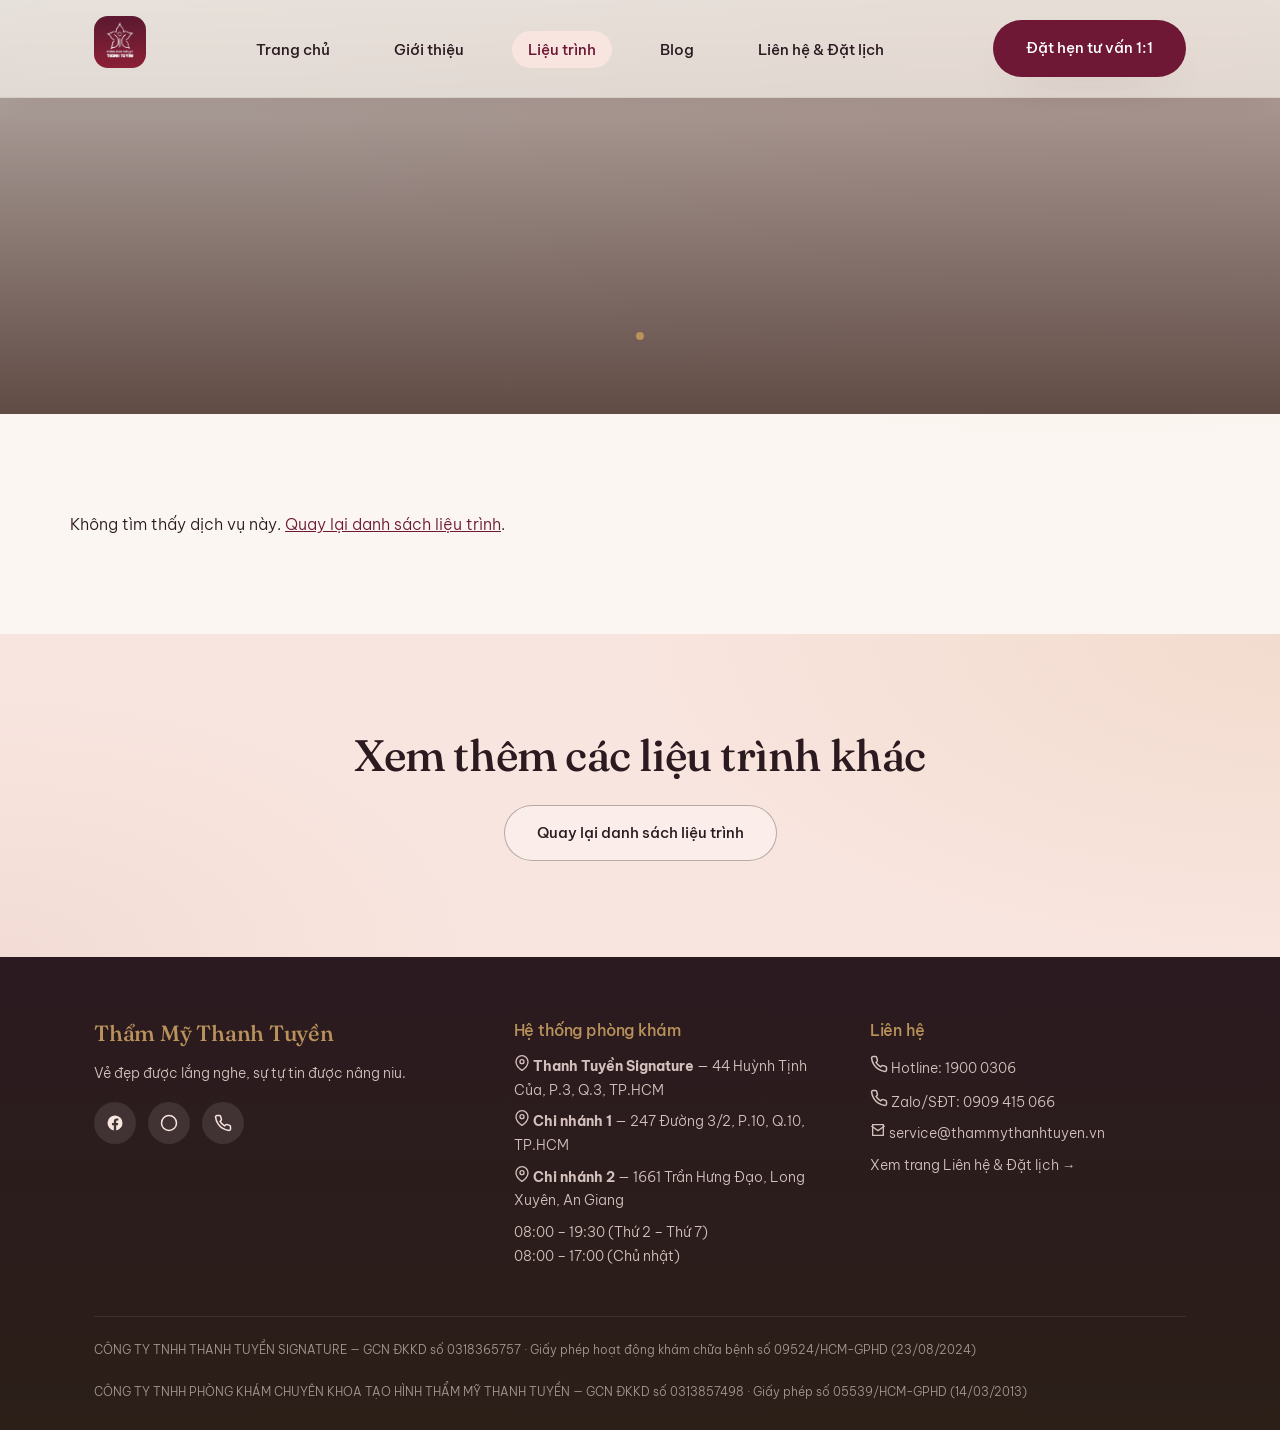
<file: treatments/detail.html>
<!DOCTYPE html>
<html lang="vi">
<head>
<meta charset="UTF-8">
<meta name="viewport" content="width=device-width, initial-scale=1.0">
<title>Chi tiết dịch vụ — Thẩm Mỹ Thanh Tuyền</title>
<link rel="icon" type="image/png" href="../assets/images/favicon.png">
<link rel="preconnect" href="https://fonts.googleapis.com">
<link rel="preconnect" href="https://fonts.gstatic.com" crossorigin>
<link href="https://fonts.googleapis.com/css2?family=Fraunces:ital,opsz,wght@0,9..144,300;0,9..144,400;0,9..144,500;0,9..144,600;0,9..144,700;1,9..144,400;1,9..144,500&family=Be+Vietnam+Pro:wght@300;400;500;600&display=swap" rel="stylesheet">
<link rel="stylesheet" href="../assets/style.css?v=6">
</head>
<body>

<header>
  <div class="nav-wrap">
    <div class="logo" id="logoText"></div>
    <nav><ul id="navLinks"></ul></nav>
    <a href="#" id="navCta" class="btn btn-primary nav-cta">Đặt hẹn tư vấn 1:1</a>
  </div>
</header>

<section class="page-hero" id="pageHero">
  <div class="container page-hero-content reveal">
    <span class="section-label" id="pageHeroTag" style="color:var(--accent-brass);"></span>
    <h1 id="pageHeroTitle"></h1>
  </div>
</section>

<div id="detailRoot"></div>

<section class="section alt">
  <div class="container reveal" style="text-align:center;">
    <h2 class="section-title" style="margin-bottom:24px;">Xem thêm các liệu trình khác</h2>
    <a href="../treatments/index.html" class="btn btn-outline">Quay lại danh sách liệu trình</a>
  </div>
</section>

<footer>
  <div class="container">
    <div class="footer-grid">
      <div>
        <h4 id="footerClinicName" style="font-family:var(--font-head); font-size:22px;"></h4>
        <p id="footerTagline"></p>
        <div class="social-row" id="socialRow"></div>
      </div>
      <div><h4>Hệ thống phòng khám</h4><ul id="footerAddresses"></ul></div>
      <div><h4>Liên hệ</h4><ul id="footerContact"></ul></div>
    </div>
    <div class="legal-line" id="legalLine"></div>
  </div>
</footer>

<script src="../assets/clinic-data.js?v=6"></script>
<script src="../assets/site.js?v=6"></script>
<script>
  renderHeader('treatments', '../');
  initTreatmentDetailPage('../');
  renderFooter('../');
  initReveal();
</script>
</body>
</html>
</file>
<file: assets/style.css>
@font-face{
  font-family:'Balerno';
  src:url('fonts/MTD_Balerno_Light.otf') format('opentype');
  font-weight:300;
  font-display:swap;
}
@font-face{
  font-family:'Balerno';
  src:url('fonts/MTD_Balerno_Regular.otf') format('opentype');
  font-weight:400;
  font-display:swap;
}
@font-face{
  font-family:'Balerno';
  src:url('fonts/MTD_Balerno_Bold.otf') format('opentype');
  font-weight:700;
  font-display:swap;
}
:root{
  /* ===== BẢNG MÀU MỚI (lấy cảm hứng từ bản thiết kế bạn gửi) ===== */
  --bg-sand:#FBF6F1;      /* nền chính - ivory ấm */
  --bg-ivory:#F9E5DF;     /* nền phụ/alt - hồng đào rất nhạt */
  --text-main:#2B1A20;    /* chữ chính - đen ấm */
  --accent-wine:#6E1836;  /* thương hiệu chính - nút, tiêu đề nhấn */
  --accent-terra:#A83A5C; /* điểm nhấn trung - hover, icon */
  --accent-brass:#B8925A; /* điểm nhấn kim loại - dùng tiết chế */
  --line:#E7D6D2;         /* đường viền mảnh */
  --radius-m:14px;
  --radius-l:28px;
  --shadow-soft:0 20px 45px -25px rgba(59,11,30,.35);
  --font-head:'Fraunces', serif;
  --font-body:'Be Vietnam Pro', sans-serif;
}
*{box-sizing:border-box; margin:0; padding:0;}
html{scroll-behavior:smooth;}
body{
  font-family:var(--font-body); color:var(--text-main); line-height:1.75; font-weight:300; -webkit-font-smoothing:antialiased;
  background:
    radial-gradient(120% 100% at 85% -10%, var(--bg-ivory), transparent 60%),
    var(--bg-sand);
  background-attachment:fixed;
}
h1,h2,h3,h4{font-family:var(--font-head); font-weight:500; line-height:1.15; letter-spacing:-0.01em;}
a{color:inherit; text-decoration:none;}
img{max-width:100%; display:block;}
.container{max-width:1140px; margin:0 auto; padding:0 24px;}
.section{padding:96px 0; position:relative;}
.section.alt{
  background:
    radial-gradient(1100px 550px at 100% 0%, rgba(201,164,106,.14), transparent 60%),
    radial-gradient(900px 500px at 0% 100%, rgba(122,46,42,.05), transparent 55%),
    var(--bg-ivory);
}
.section-label{
  font-family:var(--font-head); font-style:italic; font-size:19px; font-weight:500;
  color:var(--accent-terra); margin-bottom:14px; display:inline-flex; align-items:center; gap:9px;
}
.section-label::before{content:''; width:8px; height:8px; border-radius:50%; background:var(--accent-brass); flex:none;}
.section-title{font-size:clamp(30px,4vw,44px); margin-bottom:20px;}
.section-sub{max-width:620px; font-size:17px; color:#5b4a3d; margin-bottom:56px;}

/* ===== BUTTONS ===== */
.btn{display:inline-flex; align-items:center; gap:8px; padding:14px 32px; border-radius:999px; font-size:15px; font-weight:500; cursor:pointer; border:1px solid transparent; transition:all .35s ease;}
.btn-primary{background:var(--accent-wine); color:#fff; box-shadow:var(--shadow-soft);}
.btn-primary:hover{background:#54132C; transform:translateY(-2px);}
.btn-outline{border-color:rgba(58,44,34,.35); color:var(--text-main); background:rgba(255,255,255,.35);}
.btn-outline:hover{background:var(--text-main); color:var(--bg-ivory); border-color:var(--text-main); transform:translateY(-2px);}
.btn-ghost-light{border:1px solid rgba(250,246,240,.6); color:var(--bg-ivory); backdrop-filter:blur(6px);}
.btn-ghost-light:hover{background:rgba(250,246,240,.18); transform:translateY(-2px);}

/* ===== HEADER (kính mờ) ===== */
header{position:fixed; top:0; left:0; right:0; z-index:100; background:rgba(250,246,240,0.68); backdrop-filter:blur(18px) saturate(1.3); -webkit-backdrop-filter:blur(18px) saturate(1.3); border-bottom:1px solid rgba(58,44,34,0.07); box-shadow:0 8px 30px -20px rgba(58,44,34,.25);}
.nav-wrap{display:flex; align-items:center; justify-content:space-between; padding:16px 24px; max-width:1140px; margin:0 auto;}
.logo{font-family:var(--font-head); font-size:24px; font-weight:700; color:var(--accent-wine);}
.logo span{font-weight:400; color:var(--text-main);}
nav ul{display:flex; gap:32px; list-style:none;}
nav a{font-size:14.5px; font-weight:500; padding:9px 16px; border-radius:999px; transition:background .25s, color .25s;}
nav a:hover, nav a.active{background:var(--bg-ivory); color:var(--accent-wine);}
.nav-cta{display:none;}
@media(min-width:900px){ .nav-cta{display:inline-flex;} }
@media(max-width:899px){ nav{display:none;} }

/* ===== HERO SLIDER (trang chủ) — animation chuyển ảnh ===== */
.hero{position:relative; min-height:100vh; display:flex; align-items:center; padding-top:110px; overflow:hidden;}
.hero-slider{position:absolute; inset:0; z-index:0;}
.hero-slide{position:absolute; inset:0; background-size:cover; background-position:center; opacity:0; transform:scale(1.06); transition:opacity 1.8s ease, transform 6s ease;}
.hero-slide.active{opacity:1; transform:scale(1);}
.hero-slider::after{content:''; position:absolute; inset:0; z-index:1; background:linear-gradient(115deg, rgba(58,32,26,.78) 0%, rgba(90,42,34,.45) 45%, rgba(58,44,34,.12) 100%);}
.hero-content{position:relative; z-index:2; color:var(--bg-ivory); max-width:640px;}
.hero-content .section-label{color:var(--accent-brass);}
.hero-content h1{font-size:clamp(38px,5.5vw,64px); margin-bottom:22px;}
.hero-content p{font-size:18px; opacity:.92; margin-bottom:36px; max-width:520px;}
.hero-btns{display:flex; gap:16px; flex-wrap:wrap;}
.hero-dots{position:absolute; z-index:2; bottom:36px; left:50%; transform:translateX(-50%); display:flex; gap:8px;}
.hero-dot{width:8px; height:8px; border-radius:50%; background:rgba(250,246,240,.4); transition:background .3s;}
.hero-dot.active{background:var(--accent-brass);}

/* ===== PAGE HERO (trang phụ) ===== */
.page-hero{position:relative; min-height:46vh; display:flex; align-items:flex-end; padding:150px 0 60px; background-size:cover; background-position:center;}
.page-hero::after{content:''; position:absolute; inset:0; background:linear-gradient(180deg, rgba(58,32,26,.3) 0%, rgba(58,32,26,.8) 100%);}
.page-hero-content{position:relative; z-index:1; color:var(--bg-ivory);}
.page-hero-content h1{font-size:clamp(32px,4.5vw,52px);}

/* ===== EDITORIAL SPLIT ROW (bố cục tự nhiên, xen kẽ ảnh/chữ) ===== */
.split-row{display:grid; grid-template-columns:1fr; gap:40px; align-items:center;}
@media(min-width:860px){ .split-row{grid-template-columns:1fr 1fr; gap:64px;} .split-row.reverse .split-img{order:2;} }
.split-img{position:relative;}
.split-img img{width:100%; height:auto; aspect-ratio:4/5; object-fit:cover; border-radius:var(--radius-l); box-shadow:var(--shadow-soft); transition:transform .6s ease; border:1px solid var(--line);}
.split-row.reverse .split-img img{border-radius:20px;}
.split-img:hover img{transform:scale(1.02);}
.split-text h2{margin-bottom:18px;}
.split-text p{color:#5b4a3d; font-size:16px; margin-bottom:14px;}

/* ===== TREATMENTS ===== */
.treatment-grid{display:grid; grid-template-columns:repeat(auto-fit,minmax(250px,1fr)); gap:32px;}
.treatment-card{background:#fff; border-radius:var(--radius-m); overflow:hidden; border:1px solid var(--line); display:flex; flex-direction:column; transition:transform .35s ease, box-shadow .35s ease;}
.treatment-card:hover{transform:translateY(-6px); box-shadow:var(--shadow-soft);}
.treatment-card .img-wrap{display:block; overflow:hidden; height:230px;}
.treatment-card img{height:230px; object-fit:cover; transition:transform .6s ease;}
.treatment-card:hover img{transform:scale(1.08);}
.treatment-body{padding:28px; display:flex; flex-direction:column; gap:10px; flex:1;}
.treatment-body .tag{font-size:12px; letter-spacing:1.5px; text-transform:uppercase; color:var(--accent-terra); font-weight:500;}
.treatment-body h3{font-size:24px;}
.treatment-body p{font-size:14.5px; color:#5b4a3d;}
.meta-row{display:flex; justify-content:space-between; align-items:center; margin-top:auto; padding-top:16px; border-top:1px solid rgba(58,44,34,.1); font-size:13.5px;}
.meta-row .price{font-family:var(--font-head); font-weight:700; font-size:17px; color:var(--accent-wine);}
.ideal-list{list-style:none; font-size:13.5px; color:#5b4a3d; margin-top:6px; display:flex; flex-direction:column; gap:4px;}
.ideal-list li::before{content:'— ';}

/* ===== STANDARDS / CREDENTIALS ===== */
.cred-list{list-style:none; display:flex; flex-direction:column; gap:20px; margin-top:28px;}
.cred-list li{display:flex; gap:16px; align-items:flex-start;}
.cred-dot{flex-shrink:0; width:36px; height:36px; border-radius:50%; background:linear-gradient(135deg, rgba(122,46,42,.14), rgba(176,96,63,.14)); color:var(--accent-wine); display:flex; align-items:center; justify-content:center; font-family:var(--font-head); font-weight:700; box-shadow:0 6px 14px -8px rgba(122,46,42,.3);}
.cred-list h4{font-size:17.5px; font-family:var(--font-body); font-weight:500; margin-bottom:3px;}
.cred-list p{font-size:14px; color:#5b4a3d;}

/* ===== TESTIMONIALS ===== */
.testi-grid{display:grid; grid-template-columns:repeat(auto-fit,minmax(280px,1fr)); gap:28px;}
.testi-card{background:#fff; border-radius:var(--radius-m); padding:32px; border:1px solid var(--line); transition:transform .35s ease, box-shadow .35s ease;}
.testi-card:hover{transform:translateY(-4px); box-shadow:var(--shadow-soft);}
.testi-quote{font-family:var(--font-head); font-size:20px; font-style:italic; font-weight:400; margin-bottom:20px;}
.testi-who{display:flex; align-items:center; gap:12px;}
.testi-avatar{width:44px; height:44px; border-radius:50%; object-fit:cover; box-shadow:0 4px 12px -4px rgba(58,44,34,.3);}
.testi-name{font-size:14.5px; font-weight:500;}
.testi-result{font-size:12.5px; color:var(--accent-terra);}

/* ===== YOUTUBE VIDEO GRID ===== */
.video-grid{display:grid; grid-template-columns:repeat(auto-fit,minmax(280px,1fr)); gap:28px;}
.video-card{background:#fff; border-radius:var(--radius-m); overflow:hidden; border:1px solid var(--line); transition:transform .35s ease;}
.video-card:hover{transform:translateY(-4px);}
.video-frame-wrap{position:relative; padding-top:56.25%; background:#000;}
.video-frame-wrap iframe{position:absolute; inset:0; width:100%; height:100%; border:0;}
.video-placeholder{position:absolute; inset:0; display:flex; align-items:center; justify-content:center; flex-direction:column; gap:8px; color:#fff; background:linear-gradient(135deg, var(--text-main), var(--accent-wine)); font-size:13px; text-align:center; padding:20px;}
.video-title{padding:16px 18px; font-size:15px; font-weight:500;}

/* ===== BOOKING FORM ===== */
.booking-wrap{display:grid; grid-template-columns:1fr; gap:0; background:linear-gradient(160deg, #54132C, #3B0B1E); border-radius:var(--radius-l); overflow:hidden; box-shadow:var(--shadow-soft);}
@media(min-width:900px){ .booking-wrap{grid-template-columns:0.9fr 1.1fr;} }
.booking-info{padding:56px 44px; color:var(--bg-ivory);}
.booking-info h3{font-size:30px; margin-bottom:16px;}
.booking-info p{opacity:.85; font-size:15px; margin-bottom:28px;}
.booking-contact-row{display:flex; align-items:center; gap:12px; margin-bottom:16px; font-size:14.5px;}
.icon-circle{width:38px; height:38px; border-radius:50%; background:rgba(250,246,240,.14); display:flex; align-items:center; justify-content:center; flex-shrink:0;}
.booking-form{padding:44px; background:var(--bg-ivory); display:flex; flex-direction:column; gap:16px;}
.form-row{display:grid; grid-template-columns:1fr 1fr; gap:16px;}
@media(max-width:520px){ .form-row{grid-template-columns:1fr;} }
label{font-size:13px; font-weight:500; margin-bottom:6px; display:block;}
input,select,textarea{width:100%; padding:12px 14px; border-radius:14px; border:1px solid rgba(58,44,34,.16); background:#fff; font-family:var(--font-body); font-size:14.5px; color:var(--text-main); transition:box-shadow .2s, border-color .2s;}
input:focus,select:focus,textarea:focus{outline:none; border-color:var(--accent-terra); box-shadow:0 0 0 3px rgba(176,96,63,.15);}
#timeSlots{display:flex; flex-wrap:wrap; gap:8px; margin-top:6px;}
.slot-btn{padding:8px 14px; border-radius:12px; border:1px solid rgba(58,44,34,.18); background:#fff; font-size:13.5px; cursor:pointer; transition:all .2s;}
.slot-btn.active{background:linear-gradient(135deg, var(--accent-wine), var(--accent-terra)); color:#fff; border-color:transparent;}
.slot-btn.disabled{opacity:.35; text-decoration:line-through; cursor:not-allowed;}
#bookingStatus{font-size:13.5px; margin-top:6px; min-height:18px;}
.map-embed{border-radius:16px; overflow:hidden; margin-top:40px; box-shadow:0 18px 38px -24px rgba(58,44,34,.25);}
.map-embed iframe{width:100%; height:340px; border:0; display:block;}

/* ===== FOOTER ===== */
footer{background:linear-gradient(180deg, var(--text-main) 0%, #2b1f18 100%); color:var(--bg-ivory); padding:64px 0 28px;}
.footer-grid{display:grid; grid-template-columns:1fr; gap:40px;}
@media(min-width:800px){ .footer-grid{grid-template-columns:1.2fr 1fr 1fr;} }
footer h4{font-size:16px; font-family:var(--font-body); font-weight:500; margin-bottom:16px; color:var(--accent-brass);}
footer p, footer li{font-size:13.5px; opacity:.82; margin-bottom:8px; list-style:none;}
.social-row{display:flex; gap:12px; margin-top:16px;}
.social-btn{width:42px; height:42px; border-radius:50%; background:rgba(250,246,240,.1); display:flex; align-items:center; justify-content:center; transition:all .25s;}
.social-btn:hover{background:linear-gradient(135deg, var(--accent-wine), var(--accent-terra)); transform:translateY(-2px);}
.legal-line{border-top:1px solid rgba(250,246,240,.15); margin-top:40px; padding-top:22px; font-size:12px; opacity:.6;}

/* ===== FADE-UP SCROLL ===== */
.reveal{opacity:0; transform:translateY(15px); transition:opacity .8s ease, transform .8s ease;}
.reveal.visible{opacity:1; transform:translateY(0);}

/* ===== BEFORE / AFTER SLIDER ===== */
.ba-slider{position:relative; overflow:hidden; width:100%; height:100%; cursor:ew-resize; background:#111; touch-action:pan-y;}
.ba-slider img{position:absolute; top:0; left:0; width:100%; height:100%; object-fit:cover; display:block; pointer-events:none;}
.ba-before-wrap{position:absolute; inset:0; width:50%; height:100%; overflow:hidden; border-right:2px solid rgba(255,255,255,.85);}
.ba-handle{position:absolute; top:50%; left:50%; transform:translate(-50%,-50%); width:38px; height:38px; border-radius:50%; background:#fff; display:flex; align-items:center; justify-content:center; box-shadow:0 8px 18px rgba(0,0,0,.35); cursor:ew-resize; z-index:3; color:var(--accent-wine); font-size:14px; font-weight:700;}
.ba-label{position:absolute; top:12px; font-size:10.5px; letter-spacing:1.5px; text-transform:uppercase; background:rgba(20,14,10,.6); color:#fff; padding:5px 11px; border-radius:999px; z-index:2; font-weight:500;}
.ba-label-before{left:12px;}
.ba-label-after{right:12px;}
.ba-slider-lg{height:460px; border-radius:18px;}
@media(max-width:640px){ .ba-slider-lg{height:320px;} }

/* ===== VÌ SAO CHỌN CHÚNG TÔI (grid dạng thẻ) ===== */
.why-grid{display:grid; grid-template-columns:repeat(auto-fit,minmax(260px,1fr)); gap:24px;}
.why-card{background:#fff; border-radius:var(--radius-m); padding:26px; border:1px solid var(--line);}
.why-card .cred-dot{margin-bottom:14px;}
.why-card h4{font-size:17px; margin-bottom:6px;}
.why-card p{font-size:14px; color:#5b4a3d;}

/* ===== ĐỘI NGŨ BÁC SĨ (grid thẻ có ảnh) ===== */
.doctor-grid{display:grid; grid-template-columns:repeat(auto-fit,minmax(240px,1fr)); gap:28px;}
.doctor-card{background:#fff; border-radius:var(--radius-m); overflow:hidden; border:1px solid var(--line); transition:transform .35s ease;}
.doctor-card:hover{transform:translateY(-4px);}
.doctor-card .doc-img{height:280px; overflow:hidden;}
.doctor-card .doc-img img{width:100%; height:100%; object-fit:cover;}
.doctor-card .doc-body{padding:22px;}
.doctor-card h3{font-size:21px; margin-bottom:2px;}
.doctor-card .doc-title{color:var(--accent-terra); font-size:13px; margin-bottom:10px; display:block;}
.doctor-card p{font-size:13.5px; color:#5b4a3d; margin-bottom:10px;}
.doc-highlights{list-style:none; display:flex; flex-direction:column; gap:5px;}
.doc-highlights li{font-size:12.5px; color:#5b4a3d;}
.doc-highlights li::before{content:'✦ '; color:var(--accent-brass);}

/* ===== TRANG CHI TIẾT DỊCH VỤ ===== */
.process-list{list-style:none; counter-reset:step; display:flex; flex-direction:column; gap:18px; margin-top:8px;}
.process-list li{counter-increment:step; display:flex; gap:16px; align-items:flex-start;}
.process-list li::before{
  content:counter(step); flex-shrink:0; width:34px; height:34px; border-radius:50%;
  background:linear-gradient(135deg, var(--accent-wine), var(--accent-terra)); color:#fff;
  display:flex; align-items:center; justify-content:center; font-family:var(--font-head); font-weight:700; font-size:15px;
}
.process-list li span{padding-top:5px; font-size:15px; color:#5b4a3d;}
.detail-meta-grid{display:grid; grid-template-columns:repeat(auto-fit,minmax(140px,1fr)); gap:16px; margin:24px 0; padding:20px; background:var(--bg-ivory); border-radius:20px;}
.detail-meta-grid div{text-align:center;}
.detail-meta-grid .label{font-size:11.5px; text-transform:uppercase; letter-spacing:1px; color:var(--accent-terra); display:block; margin-bottom:4px;}
.detail-meta-grid .value{font-family:var(--font-head); font-weight:700; font-size:19px;}

/* ===== BLOG ===== */
.blog-grid{display:grid; grid-template-columns:repeat(auto-fit,minmax(260px,1fr)); gap:28px;}
.blog-card{background:#fff; border-radius:var(--radius-m); overflow:hidden; border:1px solid var(--line); display:flex; flex-direction:column; transition:transform .35s ease;}
.blog-card:hover{transform:translateY(-4px);}
.blog-card .blog-img{height:200px; overflow:hidden;}
.blog-card .blog-img img{width:100%; height:100%; object-fit:cover; transition:transform .6s ease;}
.blog-card:hover .blog-img img{transform:scale(1.06);}
.blog-card .blog-body{padding:24px; display:flex; flex-direction:column; gap:8px; flex:1;}
.blog-date{font-size:11.5px; letter-spacing:1px; text-transform:uppercase; color:var(--accent-terra);}
.blog-card h3{font-size:19px;}
.blog-card p{font-size:14px; color:#5b4a3d;}
.blog-post-content{max-width:720px; font-size:16.5px; color:#4a382c;}
.blog-post-content p{margin-bottom:18px;}

/* ===== ĐẶT LỊCH: chọn chi nhánh ===== */
.branch-radio-group{display:flex; flex-direction:column; gap:10px;}
.branch-radio{display:flex; align-items:flex-start; gap:10px; padding:12px 14px; border:1px solid rgba(58,44,34,.16); border-radius:14px; cursor:pointer; background:#fff; transition:border-color .2s;}
.branch-radio:has(input:checked){border-color:var(--accent-terra); background:rgba(176,96,63,.06);}
.branch-radio input{width:auto; margin-top:3px;}
.branch-radio .b-name{font-weight:500; font-size:14px;}
.branch-radio .b-addr{font-size:12.5px; color:#5b4a3d;}

/* ===== DẢI THỐNG KÊ TIN CẬY (Trust bar) — thay cho cảm giác "kể chuyện" kiểu BĐS ===== */
.trust-bar{
  display:grid; grid-template-columns:repeat(2,1fr); gap:0;
  background:var(--bg-ivory); border-top:1px solid rgba(58,44,34,.08); border-bottom:1px solid rgba(58,44,34,.08);
}
@media(min-width:700px){ .trust-bar{grid-template-columns:repeat(4,1fr);} }
.trust-item{
  padding:28px 20px; text-align:center; border-right:1px solid rgba(58,44,34,.08);
}
.trust-item:nth-child(2n){border-right:none;}
@media(min-width:700px){ .trust-item{border-right:1px solid rgba(58,44,34,.08);} .trust-item:nth-child(2n){border-right:1px solid rgba(58,44,34,.08);} .trust-item:last-child{border-right:none;} }
.trust-item .value{font-family:var(--font-head); font-weight:700; font-size:clamp(24px,3vw,34px); color:var(--accent-wine); display:block;}
.trust-item .label{font-size:12.5px; color:#5b4a3d; letter-spacing:.3px; margin-top:4px; display:block;}

/* ===== Ô THÔNG SỐ DỊCH VỤ (spec) — thay cho meta-row kiểu specs BĐS ===== */
.spec-row{display:flex; gap:10px; margin-top:auto; padding-top:16px; border-top:1px solid rgba(58,44,34,.08);}
.spec-item{flex:1; display:flex; flex-direction:column; align-items:center; text-align:center; gap:4px; padding:10px 6px; background:var(--bg-ivory); border-radius:12px;}
.spec-item .spec-icon{color:var(--accent-terra);}
.spec-item .spec-value{font-family:var(--font-head); font-weight:700; font-size:14.5px; color:var(--text-main);}
.spec-item .spec-value.price{color:var(--accent-wine);}
.spec-item .spec-label{font-size:10.5px; text-transform:uppercase; letter-spacing:.6px; color:#8a7a6c;}

/* ===== ICON-CHECKLIST (thay cho split-row kể chuyện) ===== */
.icon-checklist{display:grid; grid-template-columns:repeat(2,1fr); gap:20px;}
@media(min-width:700px){ .icon-checklist{grid-template-columns:repeat(4,1fr);} }
.icon-check-item{text-align:center; padding:18px 12px;}
.icon-check-item .ic-circle{
  width:56px; height:56px; border-radius:50%; margin:0 auto 14px; background:#fff;
  border:1px solid rgba(201,164,106,.4); display:flex; align-items:center; justify-content:center; color:var(--accent-wine);
  box-shadow:0 10px 22px -14px rgba(58,44,34,.35);
}
.icon-check-item h4{font-size:14.5px; font-weight:500; font-family:var(--font-body); margin-bottom:4px;}
.icon-check-item p{font-size:12.5px; color:#5b4a3d;}
</file>
